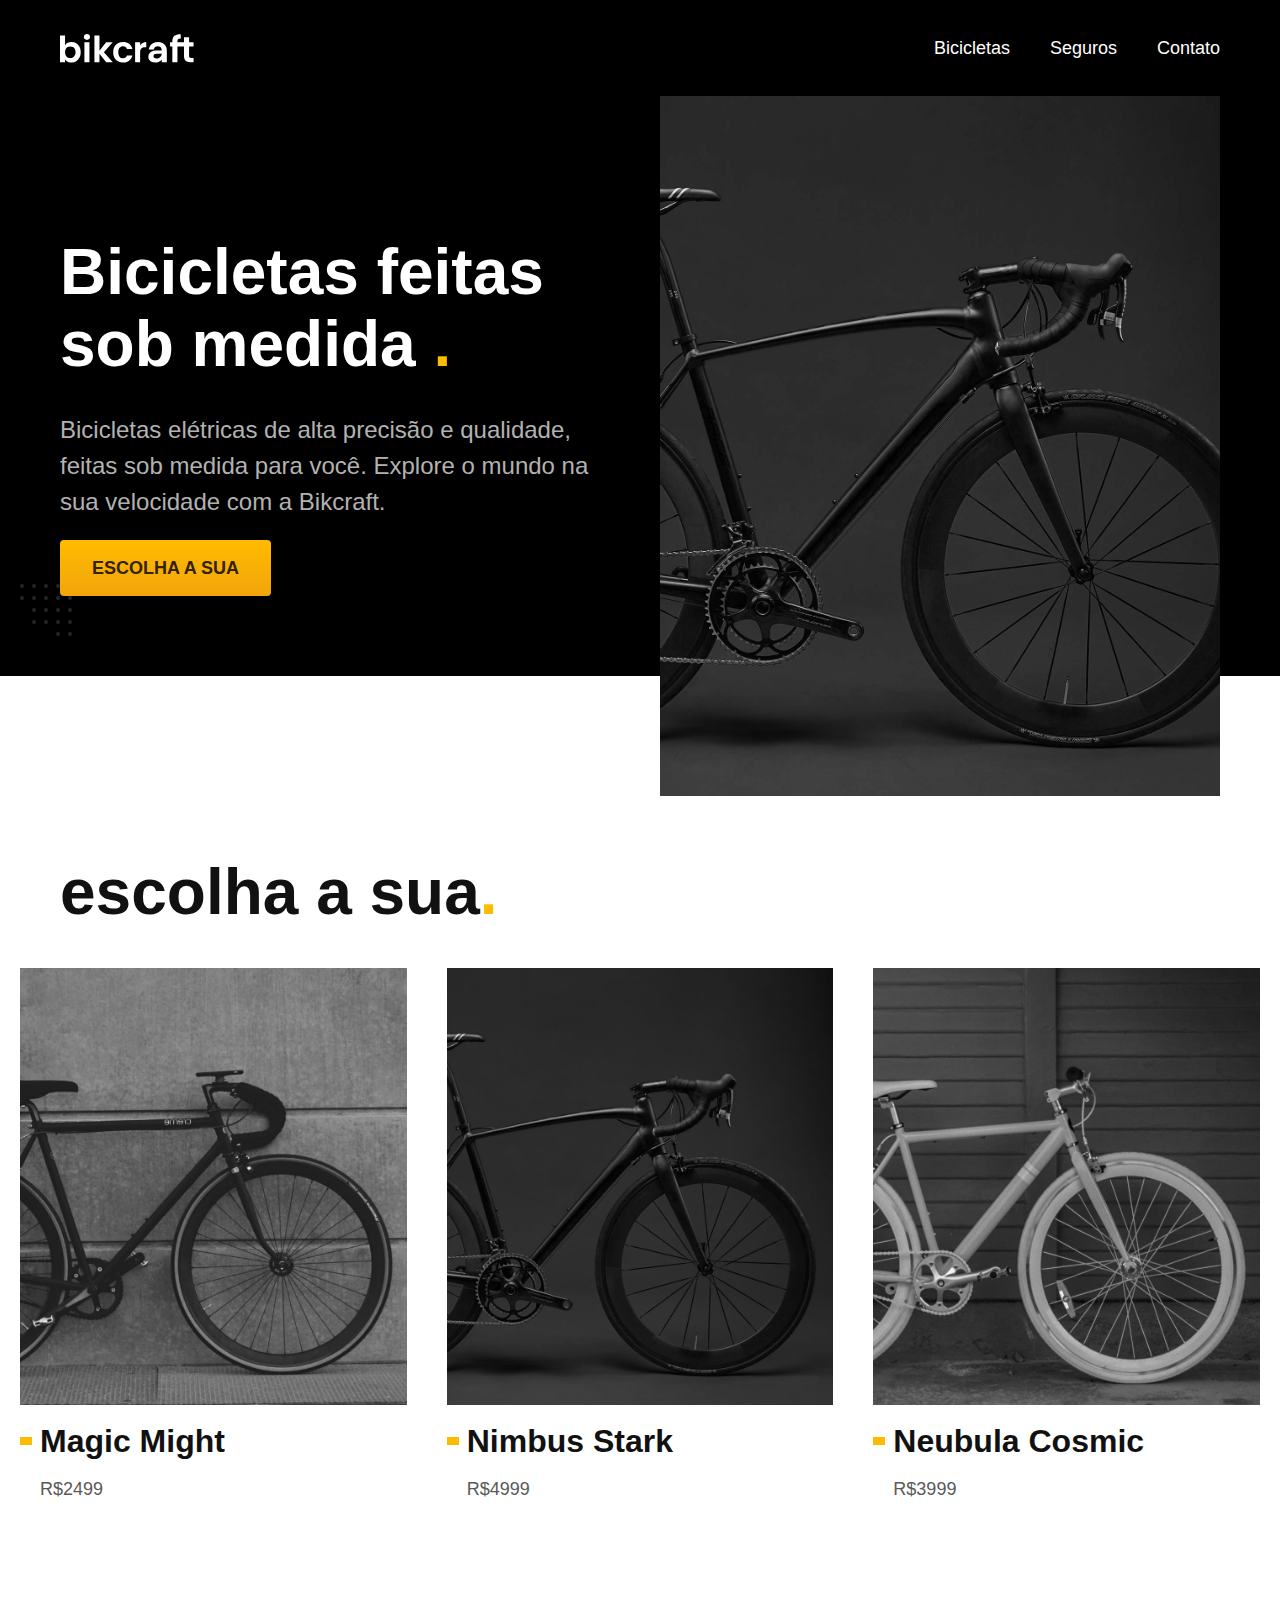
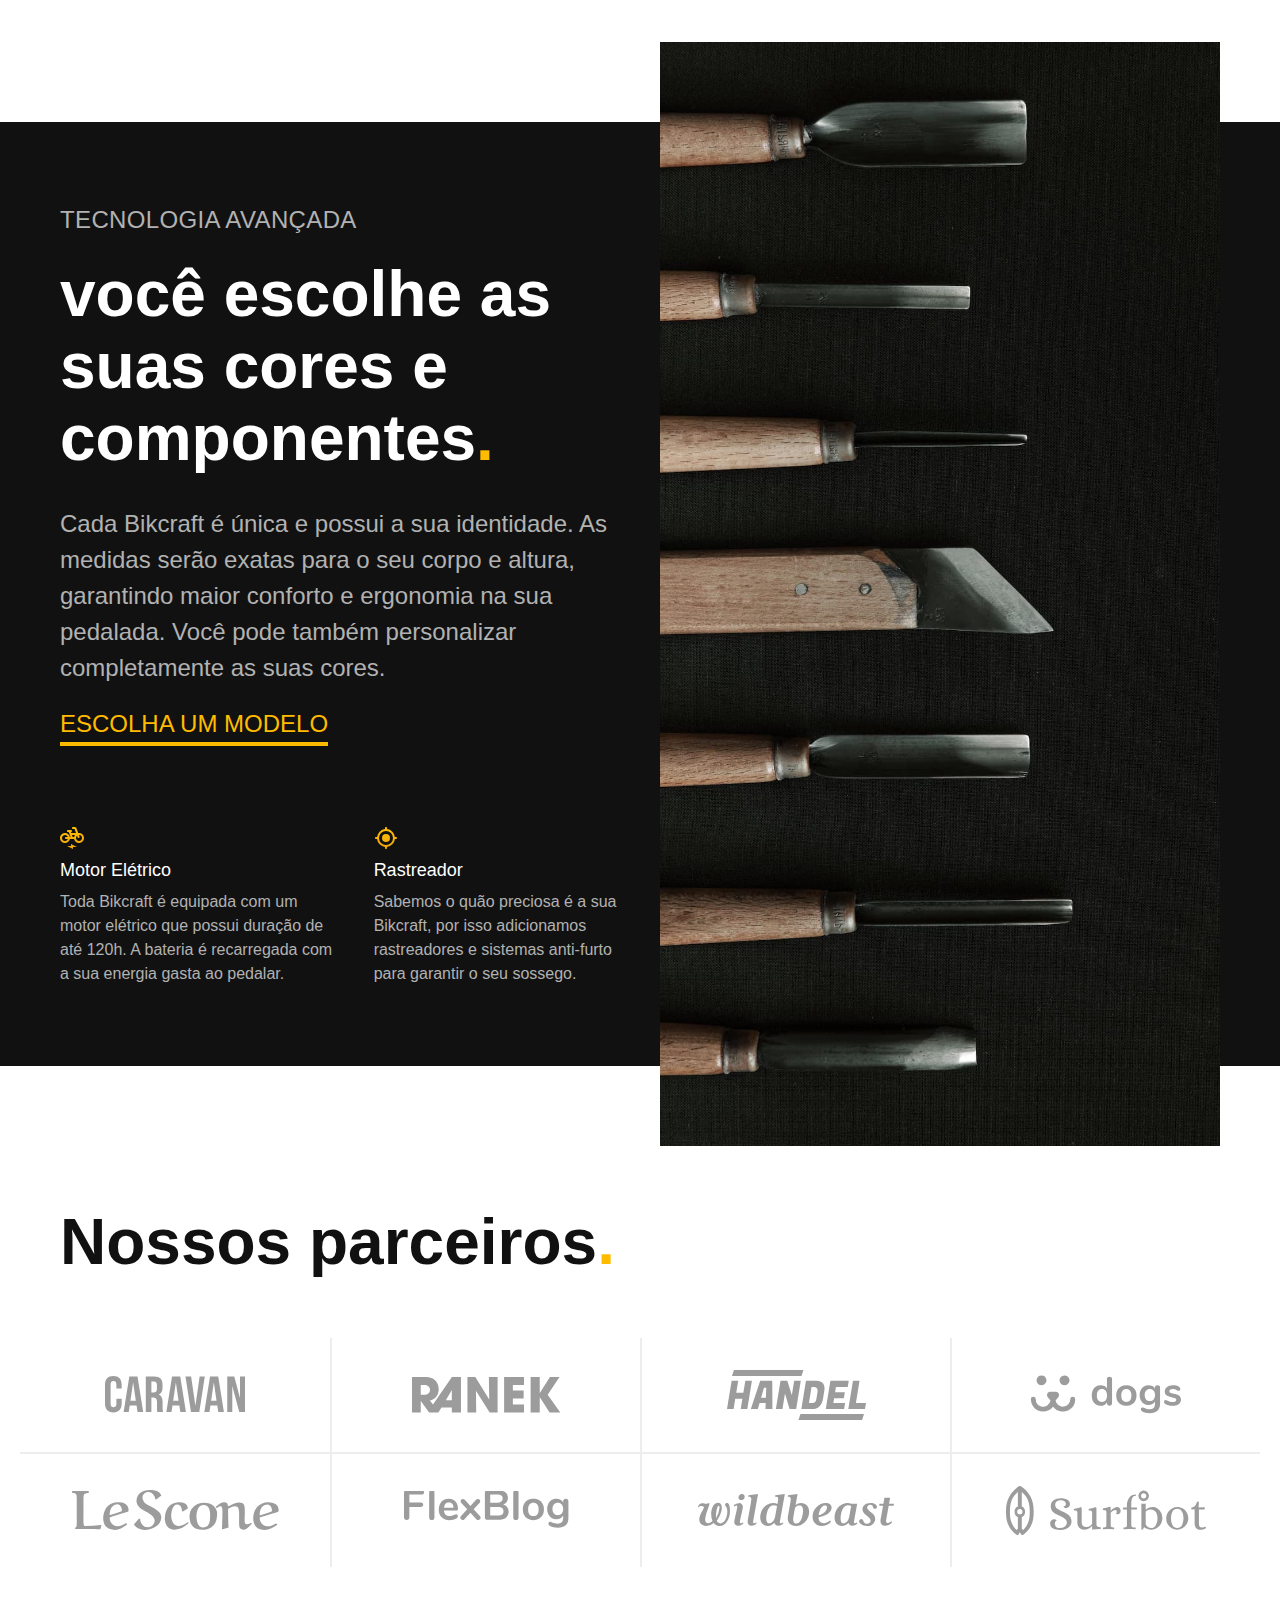
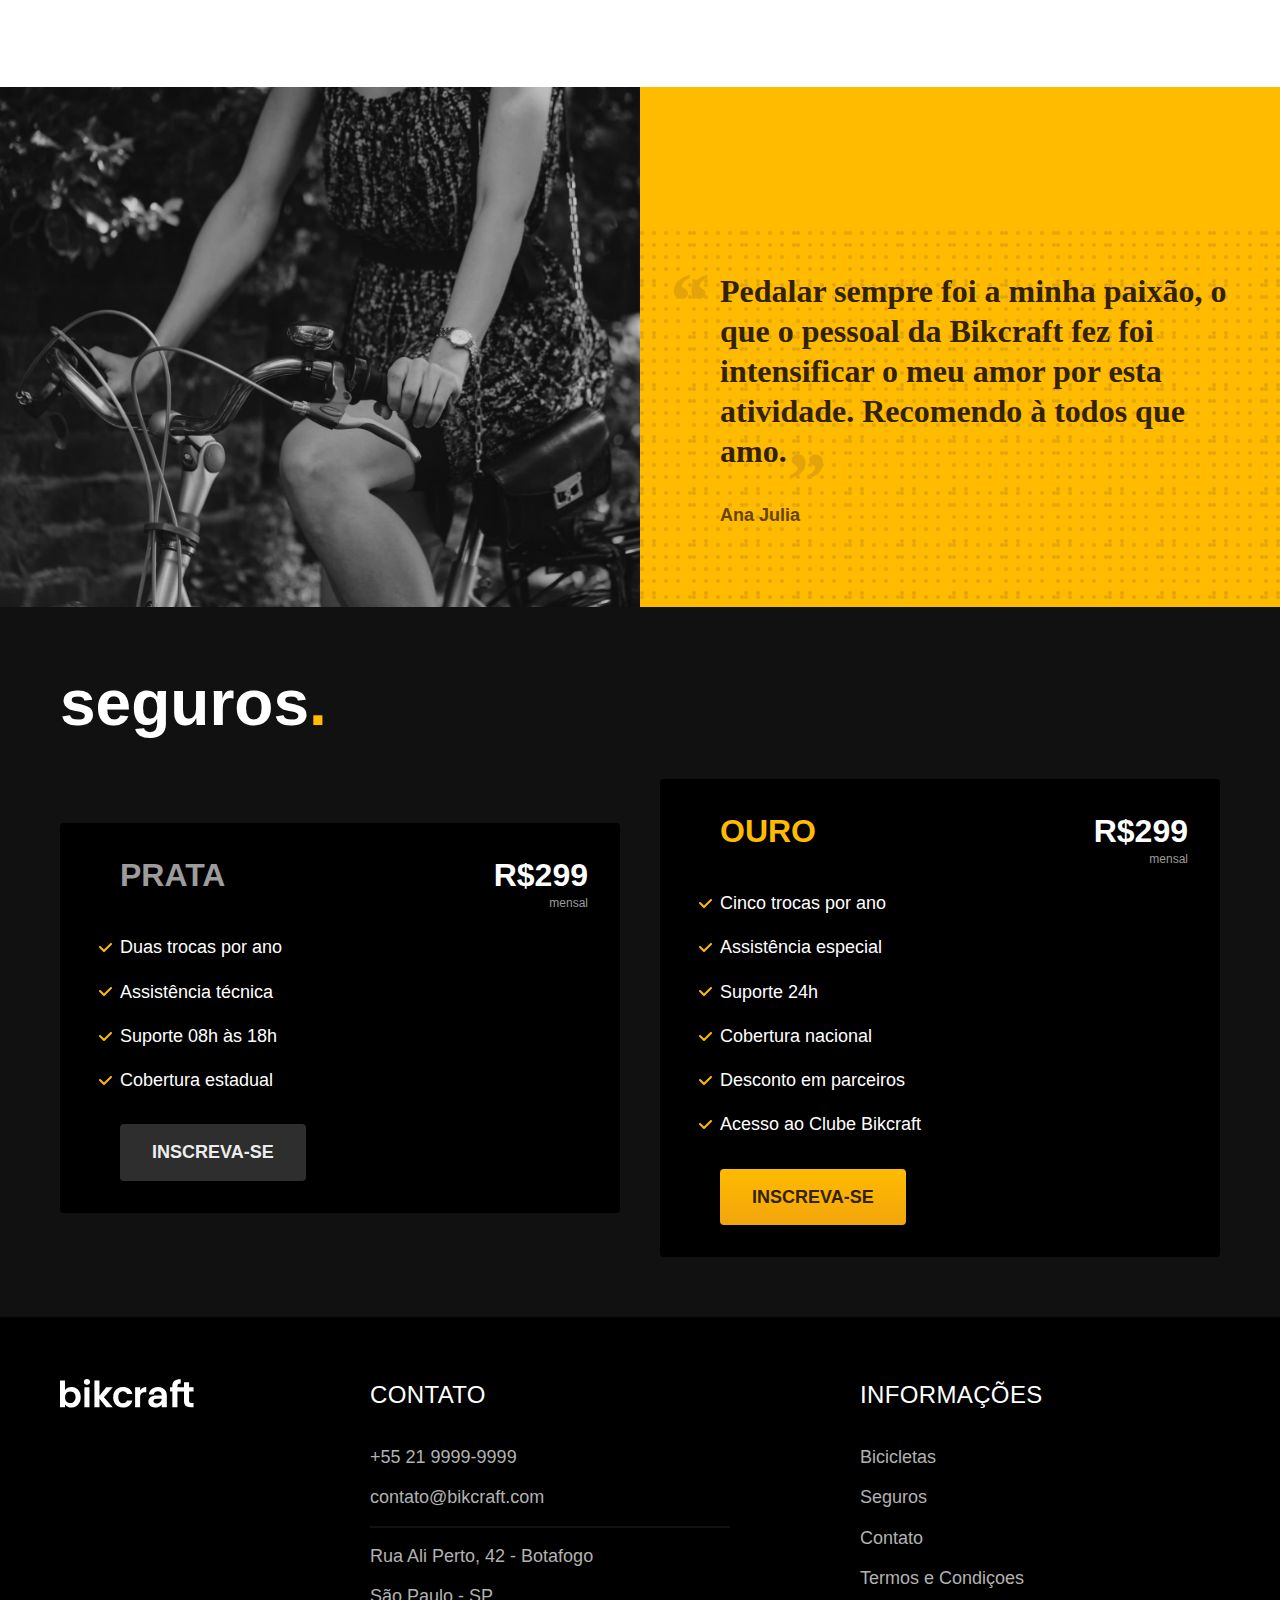
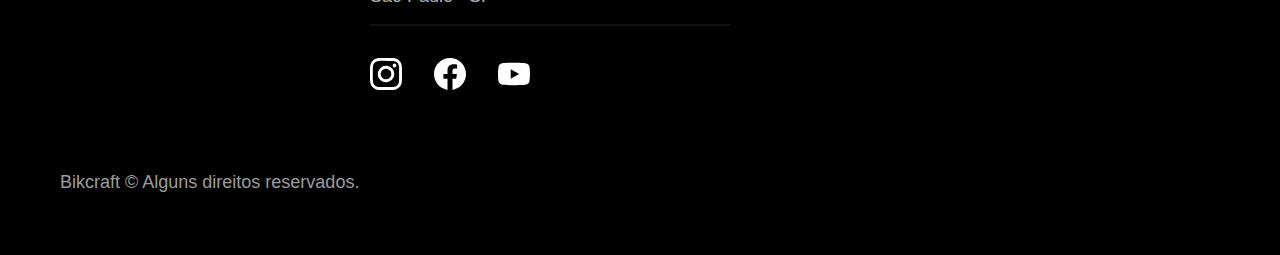
<file: index.html>
<!DOCTYPE html>
<html>

<head>
  <title>Bikcraft bicicletas elétricas</title>
  <meta charset="utf-8">

  <meta name="viewport" content="width=device-width, initial-scale=1.0">

  <meta name="description" content="Bicicletas elétricas de alta precisão e qualidade, feitas sob medida para você. Explore o mundo na sua velocidade com a Bikcraft.">


  <link rel="icon" href="./favicon.svg" type="image/svg+xml">
  <link rel="preload" href="/css/style.min.css" as="style">
  <link rel="stylesheet" href="./css/style.min.css">

  <!-- <link rel="preconnect" href="https://fonts.googleapis.com">
  <link rel="preconnect" href="https://fonts.gstatic.com" crossorigin>
  <link href="https://fonts.googleapis.com/css2?family=Poppins:wght@400;600&family=Roboto:wght@400;500&display=swap" rel="stylesheet"> -->

</head>

<body>
  <header class="header-bg">
    <div class="header container">
      <a href="../index.html">
        <img src="./img/bikcraft.svg" alt="bikcraft">
      </a>

      <nav aria-label="primaria">
        <ul class="header-menu font-1-m cor-0">
          <li><a href="./bicicletas.html">Bicicletas</a></li>
          <li><a href="./seguros.html">Seguros</a></li>
          <li><a href="./contato.html">Contato</a></li>
        </ul>
      </nav>
    </div>
  </header>

  <main class="introducao-bg ">
    <div class="introducao container">
      <div class="introducao-conteudo">
        <h1 class="font-1-xxl cor-0 fadeInDown" data-anime="200">Bicicletas feitas sob medida <span class="cor-p1">.</span></h1>
        <p class="font-2-l  cor-5 fadeInDown" data-anime="400">Bicicletas elétricas de alta precisão e qualidade, feitas sob medida para você. Explore o mundo na sua velocidade com a Bikcraft.</p>
        <a class="botao fadeInDown" href="./bicicletas.html" data-anime="600">Escolha a sua</a>
      </div>
      <picture class="fadeInDown" data-anime="800">
        <source media="(max-width: 800px)" srcset="./img/bicicletas/nimbus.jpg">
        <img src="./img/fotos/introducao.jpg" alt="Bicicleta eletrica preta">
      </picture>
    </div>
  </main>

  <article class="bicicletas-lista">
    <h2 class="container font-1-xxl">escolha a sua<span class="cor-p1">.</span></h2>

    <ul>
      <li>
        <a href="./bicicletas/magic.html">
          <img src="./img/bicicletas/magic-home.jpg" alt="magic-home">
          <h3 class="font-1-xl">Magic Might</h3>
          <span class="font-2-m cor-8">R$2499</span>
        </a>
      </li>
      <li>
        <a href="./bicicletas/nimbus.html">
          <img src="./img/bicicletas/nimbus-home.jpg" alt="magic-home">
          <h3 class="font-1-xl">Nimbus Stark</h3>
          <span class="font-2-m cor-8">R$4999</span>
        </a>
      </li>
      <li>
        <a href="./bicicletas/nebula.html">
          <img src="./img/bicicletas/nebula-home.jpg" alt="magic-home">
          <h3 class="font-1-xl">Neubula Cosmic</h3>
          <span class="font-2-m cor-8">R$3999</span>
        </a>
      </li>
    </ul>
  </article>

  <article class="tecnologia-bg">
    <div class="tecnologia container">
      <div class="tecnologia-conteudo">
        <span class="font-2-l-b cor-5">TECNOLOGIA AVANÇADA</span>
        <h2 class="font-1-xxl cor-0">você escolhe as suas cores e componentes<span class="cor-p1">.</span></h2>
        <p class="font-2-l cor-5">Cada Bikcraft é única e possui a sua identidade. As medidas serão exatas para o seu corpo e altura, garantindo maior conforto e ergonomia na sua pedalada. Você pode também personalizar completamente as suas cores.</p>
        <a class="link" href="./bicicletas.html">ESCOLHA UM MODELO</a>
        <div class="tecnologia-vantagens">
          <div>
            <img src="./img/icones/eletrica.svg" alt="">
            <h3 class="font-1-m cor-0">Motor Elétrico</h3>
            <p class="font-2s cor-5">Toda Bikcraft é equipada com um motor elétrico que possui duração de até 120h. A bateria é recarregada com a sua energia gasta ao pedalar.</p>
          </div>
          <div>
            <img src="./img/icones/rastreador.svg" alt="">
            <h3 class="font-1-m cor-0">Rastreador</h3>
            <p class="font-2s cor-5">Sabemos o quão preciosa é a sua Bikcraft, por isso adicionamos rastreadores e sistemas anti-furto para garantir o seu sossego.</p>
          </div>
        </div>
      </div>
      <div class="tecnologia-imagem">
        <img src="./img/fotos/tecnologia.jpg" alt="tecnologia">
      </div>
    </div>
  </article>

  <section class="parceiros" aria-label="parceiros">
    <h2 class="container font-1-xxl">Nossos parceiros<span class="cor-p1">.</span></h2>

    <ul>
      <li><img src="./img/parceiros/caravan.svg" alt="caravan"></li>
      <li><img src="./img/parceiros/ranek.svg" alt="ranek"></li>
      <li><img src="./img/parceiros/handel.svg" alt="handel"></li>
      <li><img src="./img/parceiros/dogs.svg" alt="dogs"></li>
      <li><img src="./img/parceiros/lescone.svg" alt="lescone"></li>
      <li><img src="./img/parceiros/flexblog.svg" alt="flexblog"></li>
      <li><img src="./img/parceiros/wildbeast.svg" alt="wildbeast"></li>
      <li><img src="./img/parceiros/surfbot.svg" alt=/surfbot></li>

    </ul>
  </section>

  <section class="depoimento" aria-label="depoimento">
    <div>
      <img src="./img/fotos/depoimento.jpg" alt="depoimento">
    </div>
    <div class="depoimento-conteudo">
      <blockquote class="font-1-xl cor-p5">
        <p>Pedalar sempre foi a minha paixão, o que o pessoal da Bikcraft fez foi intensificar o meu amor por esta atividade. Recomendo à todos que amo.</p>
      </blockquote>
      <span class="font-1-m-b cor-p4">Ana Julia</span>
    </div>
  </section>


  <article class="seguros-bg">
    <div class="seguros container">
      <h2 class="font-1-xxl cor-0">seguros<span class="cor-p1">.</span></h2>
      <div class="seguros-item">
        <h3 class="font-1-xl cor-6"> PRATA</h3>
        <span class="font-1-xl cor-0">R$299 <span class="font-1-xs cor-6">mensal</span></span>
        <ul class="font-2-m cor-0">
          <li>Duas trocas por ano</li>
          <li>Assistência técnica</li>
          <li>Suporte 08h às 18h</li>
          <li>Cobertura estadual</li>
        </ul>
        <a class="botao secundario" href="/orcamento.html">INscreva-se</a>
      </div>

      <div class="seguros-item">
        <h3 class="font-1-xl cor-p1"> OURO</h3>
        <span class="font-1-xl cor-0">R$299 <span class="font-1-xs cor-6">mensal</span></span>
        <ul class="font-2-m cor-0">
          <li>Cinco trocas por ano</li>
          <li>Assistência especial</li>
          <li>Suporte 24h</li>
          <li>Cobertura nacional</li>
          <li>Desconto em parceiros</li>
          <li>Acesso ao Clube Bikcraft</li>
        </ul>
        <a class="botao" href="/orcamento.html">INscreva-se</a>
      </div>
    </div>
  </article>

  <footer class="footer-bg">
    <div class="footer container">
      <img src="./img/bikcraft.svg" alt="logo">

      <div class="footer-contato">
        <h3 class="font-2-l-b cor-0">Contato</h3>
        <ul class="font-2-m cor-5">
          <li><a href="tel:13997047162">+55 21 9999-9999</a></li>
          <li><a href="email">contato@bikcraft.com</a></li>
          <li>Rua Ali Perto, 42 - Botafogo</li>
          <li>São Paulo - SP</li>
        </ul>
        <div class="footer-redes">
          <a href="./"><img src="./img/redes/instagram.svg" alt="instagran"></a>
          <a href="./"><img src="./img/redes/facebook.svg" alt="facebook"></a>
          <a href="./"><img src="./img/redes/youtube.svg" alt="youtube"></a>
        </div>

      </div>
      <div class="footer-informacoes">
        <h3 class="font-2-l-b cor-0">INFORMAÇÕES</h3>
        <nav>
          <ul class="font-1-m cor-5">
            <li><a href="./bicicletas.html">Bicicletas</a></li>
            <li><a href="./seguros.html">Seguros</a></li>
            <li><a href="./contato.html">Contato</a></li>
            <li><a href="./termos.html">Termos e Condiçoes</a></li>
          </ul>
        </nav>
      </div>
      <p class="footer-copy font-2-m cor-6">Bikcraft © Alguns direitos reservados.</p>
    </div>
  </footer>

  <script src="./js/plugins/simple-anime.js"></script>
  <script src="./js/script.js"></script>
</body>


</html>
</file>
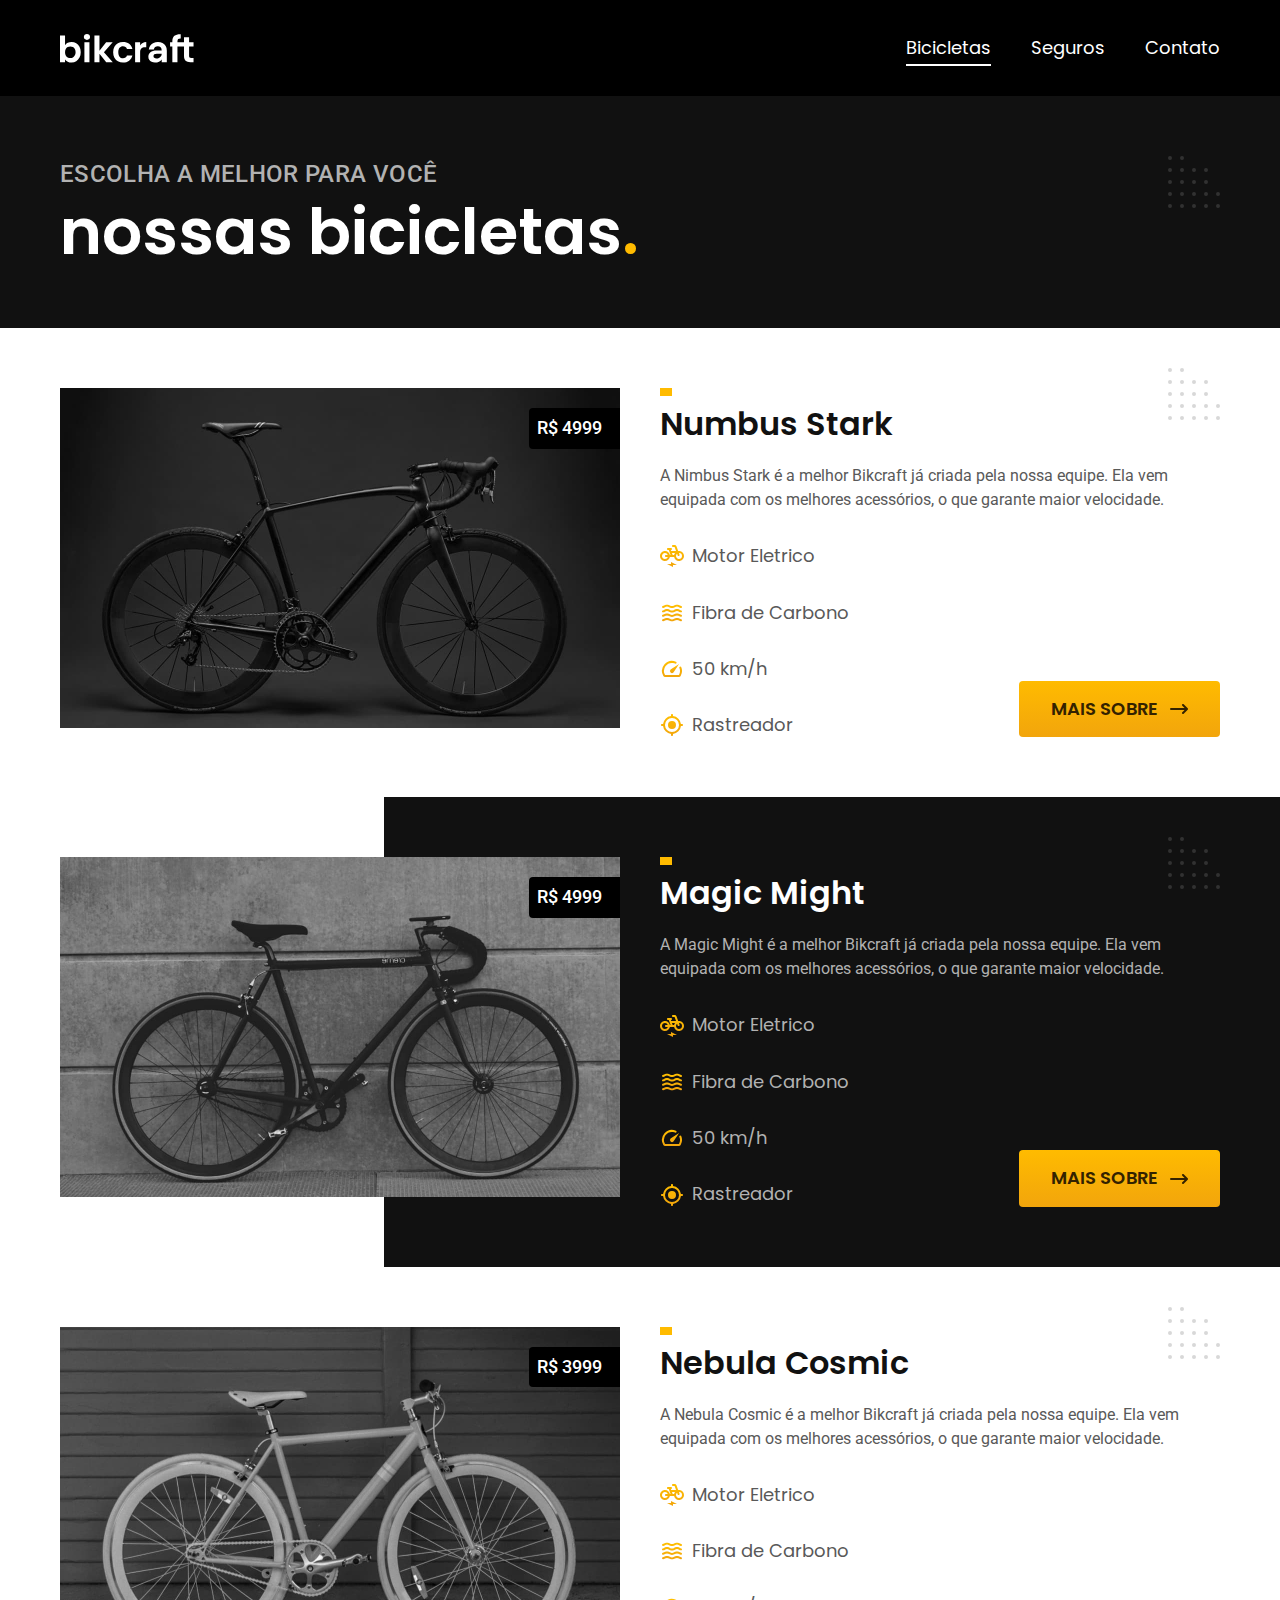
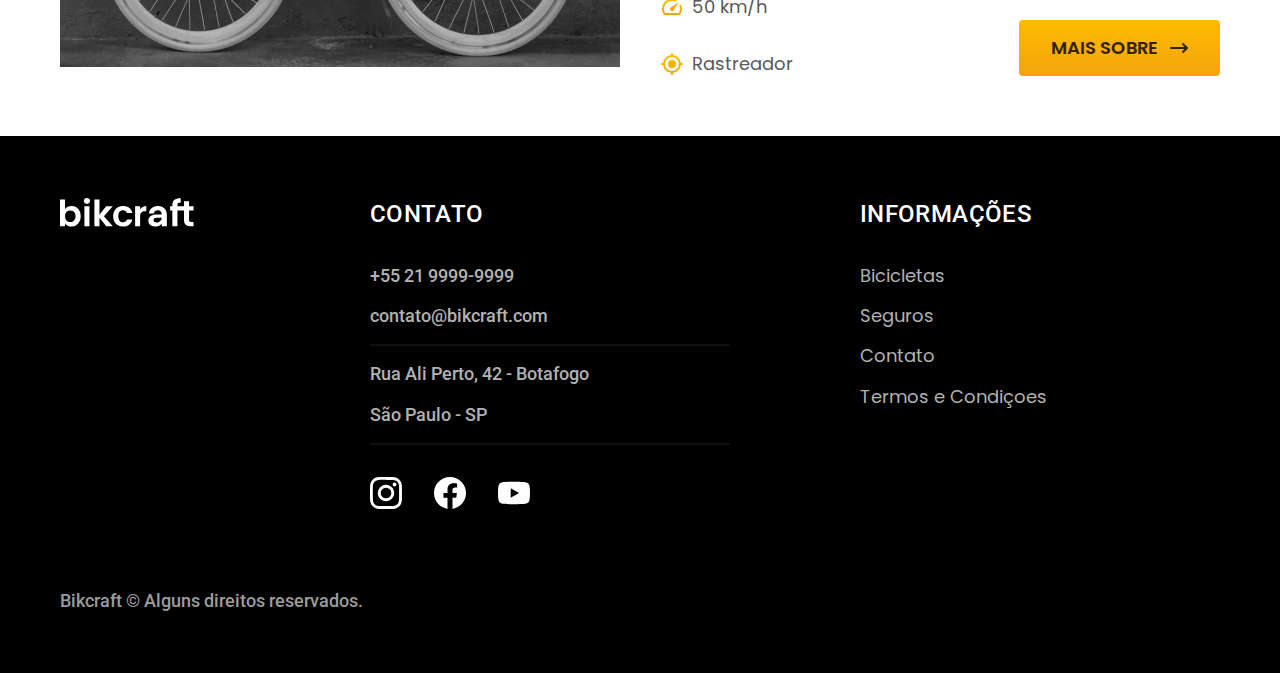
<file: bicicletas.html>
<html>

<head>
  <title>Bicicletas | Bikcraft</title>
  <meta charset="utf-8">

  <meta name="viewport" content="width=device-width, initial-scale=1.0">

  <meta name="description" content="Bicicletas elétricas de alta precisão e qualidade, feitas sob medida para você. Explore o mundo na sua velocidade com a Bikcraft.">

  <link rel="icon" href="./favicon.svg" type="image/svg+xml">
  <link rel="preload" href="/css/style.min.css" as="style">
  <link rel="stylesheet" href="./css/style.min.css">

  <link rel="preconnect" href="https://fonts.googleapis.com">
  <link rel="preconnect" href="https://fonts.gstatic.com" crossorigin>
  <link href="https://fonts.googleapis.com/css2?family=Poppins:wght@400;600&family=Roboto:wght@400;500&display=swap" rel="stylesheet">

</head>

<body id="bicicletas">
  <header class="header-bg">
    <div class="header container">
      <a href="../index.html">
        <img src="./img/bikcraft.svg" alt="bikcraft">
      </a>

      <nav aria-label="primaria">
        <ul class="header-menu font-1-m cor-0">
          <li><a href="./bicicletas.html">Bicicletas</a></li>
          <li><a href="./seguros.html">Seguros</a></li>
          <li><a href="./contato.html">Contato</a></li>
        </ul>
      </nav>
    </div>
  </header>

  <main>
    <div class="titulo-bg">
      <div class="titulo container">
        <p class="font-2-l-b cor-5">ESCOLHA A MELHOR PARA VOCÊ</p>
        <h1 class="font-1-xxl cor-0">nossas bicicletas<span class="cor-p1">.</span></h1>
      </div>
    </div>

    <div class="bicicletas container">
      <div class="bicicletas-imagem">
        <img src="./img/bicicletas/nimbus.jpg" alt="">
        <span class="font-2-m cor-0">R$ 4999</span>
      </div>
      <div class="bicicletas-conteudo">
        <h2 class="font-1-xl">Numbus Stark</h2>
        <p class="font-2s cor-8">A Nimbus Stark é a melhor Bikcraft já criada pela nossa equipe. Ela vem equipada com os melhores acessórios, o que garante maior velocidade.</p>

        <ul class="font-1-m cor-8">
          <li>
            <img src="./img/icones/eletrica.svg" alt="eletrica">
            Motor Eletrico
          </li>
          <li>
            <img src="./img/icones/carbono.svg" alt="carbono">
            Fibra de Carbono
          </li>
          <li>
            <img src="./img/icones/velocidade.svg" alt="velocidade">
            50 km/h
          </li>
          <li>
            <img src="./img/icones/rastreador.svg" alt="rastreador">
            Rastreador
          </li>
        </ul>
        <a class="botao seta" href="./bicicletas/nimbus.html">Mais Sobre</a>
      </div>
    </div>


    <div class="bicicletas-bg">
      <div class="bicicletas container">
        <div class="bicicletas-imagem">
          <img src="./img/bicicletas/magic.jpg" alt="">
          <span class="font-2-m cor-0">R$ 4999</span>
        </div>
        <div class="bicicletas-conteudo">
          <h2 class="font-1-xl cor-0">Magic Might</h2>
          <p class="font-2s cor-5">A Magic Might é a melhor Bikcraft já criada pela nossa equipe. Ela vem equipada com os melhores acessórios, o que garante maior velocidade.</p>

          <ul class="font-1-m cor-5">
            <li>
              <img src="./img/icones/eletrica.svg" alt="eletrica">
              Motor Eletrico
            </li>
            <li>
              <img src="./img/icones/carbono.svg" alt="carbono">
              Fibra de Carbono
            </li>
            <li>
              <img src="./img/icones/velocidade.svg" alt="velocidade">
              50 km/h
            </li>
            <li>
              <img src="./img/icones/rastreador.svg" alt="rastreador">
              Rastreador
            </li>
          </ul>
          <a class="botao seta" href="./bicicletas/magic.html">Mais Sobre</a>
        </div>
      </div>
    </div>

    <div class="bicicletas container">
      <div class="bicicletas-imagem">
        <img src="./img/bicicletas/nebula.jpg" alt="">
        <span class="font-2-m cor-0">R$ 3999</span>
      </div>
      <div class="bicicletas-conteudo">
        <h2 class="font-1-xl">Nebula Cosmic</h2>
        <p class="font-2s cor-8">A Nebula Cosmic é a melhor Bikcraft já criada pela nossa equipe. Ela vem equipada com os melhores acessórios, o que garante maior velocidade.</p>

        <ul class="font-1-m cor-8">
          <li>
            <img src="./img/icones/eletrica.svg" alt="eletrica">
            Motor Eletrico
          </li>
          <li>
            <img src="./img/icones/carbono.svg" alt="carbono">
            Fibra de Carbono
          </li>
          <li>
            <img src="./img/icones/velocidade.svg" alt="velocidade">
            50 km/h
          </li>
          <li>
            <img src="./img/icones/rastreador.svg" alt="rastreador">
            Rastreador
          </li>
        </ul>
        <a class="botao seta" href="./bicicletas/nebula.html">Mais Sobre</a>
      </div>
    </div>

  </main>

  <footer class="footer-bg">
    <div class="footer container">
      <img src="./img/bikcraft.svg" alt="logo">

      <div class="footer-contato">
        <h3 class="font-2-l-b cor-0">Contato</h3>
        <ul class="font-2-m cor-5">
          <li><a href="tel:13997047162">+55 21 9999-9999</a></li>
          <li><a href="email">contato@bikcraft.com</a></li>
          <li>Rua Ali Perto, 42 - Botafogo</li>
          <li>São Paulo - SP</li>
        </ul>
        <div class="footer-redes">
          <a href="./"><img src="./img/redes/instagram.svg" alt="instagran"></a>
          <a href="./"><img src="./img/redes/facebook.svg" alt="facebook"></a>
          <a href="./"><img src="./img/redes/youtube.svg" alt="youtube"></a>
        </div>

      </div>
      <div class="footer-informacoes">
        <h3 class="font-2-l-b cor-0">INFORMAÇÕES</h3>
        <nav>
          <ul class="font-1-m cor-5">
            <li><a href="./bicicletas.html">Bicicletas</a></li>
            <li><a href="./seguros.html">Seguros</a></li>
            <li><a href="./contato.html">Contato</a></li>
            <li><a href="./termos.html">Termos e Condiçoes</a></li>
          </ul>
        </nav>
      </div>
      <p class="footer-copy font-2-m cor-6">Bikcraft © Alguns direitos reservados.</p>
    </div>
  </footer>
  <script src="./js/script.js"></script>
</body>


</html>
</file>
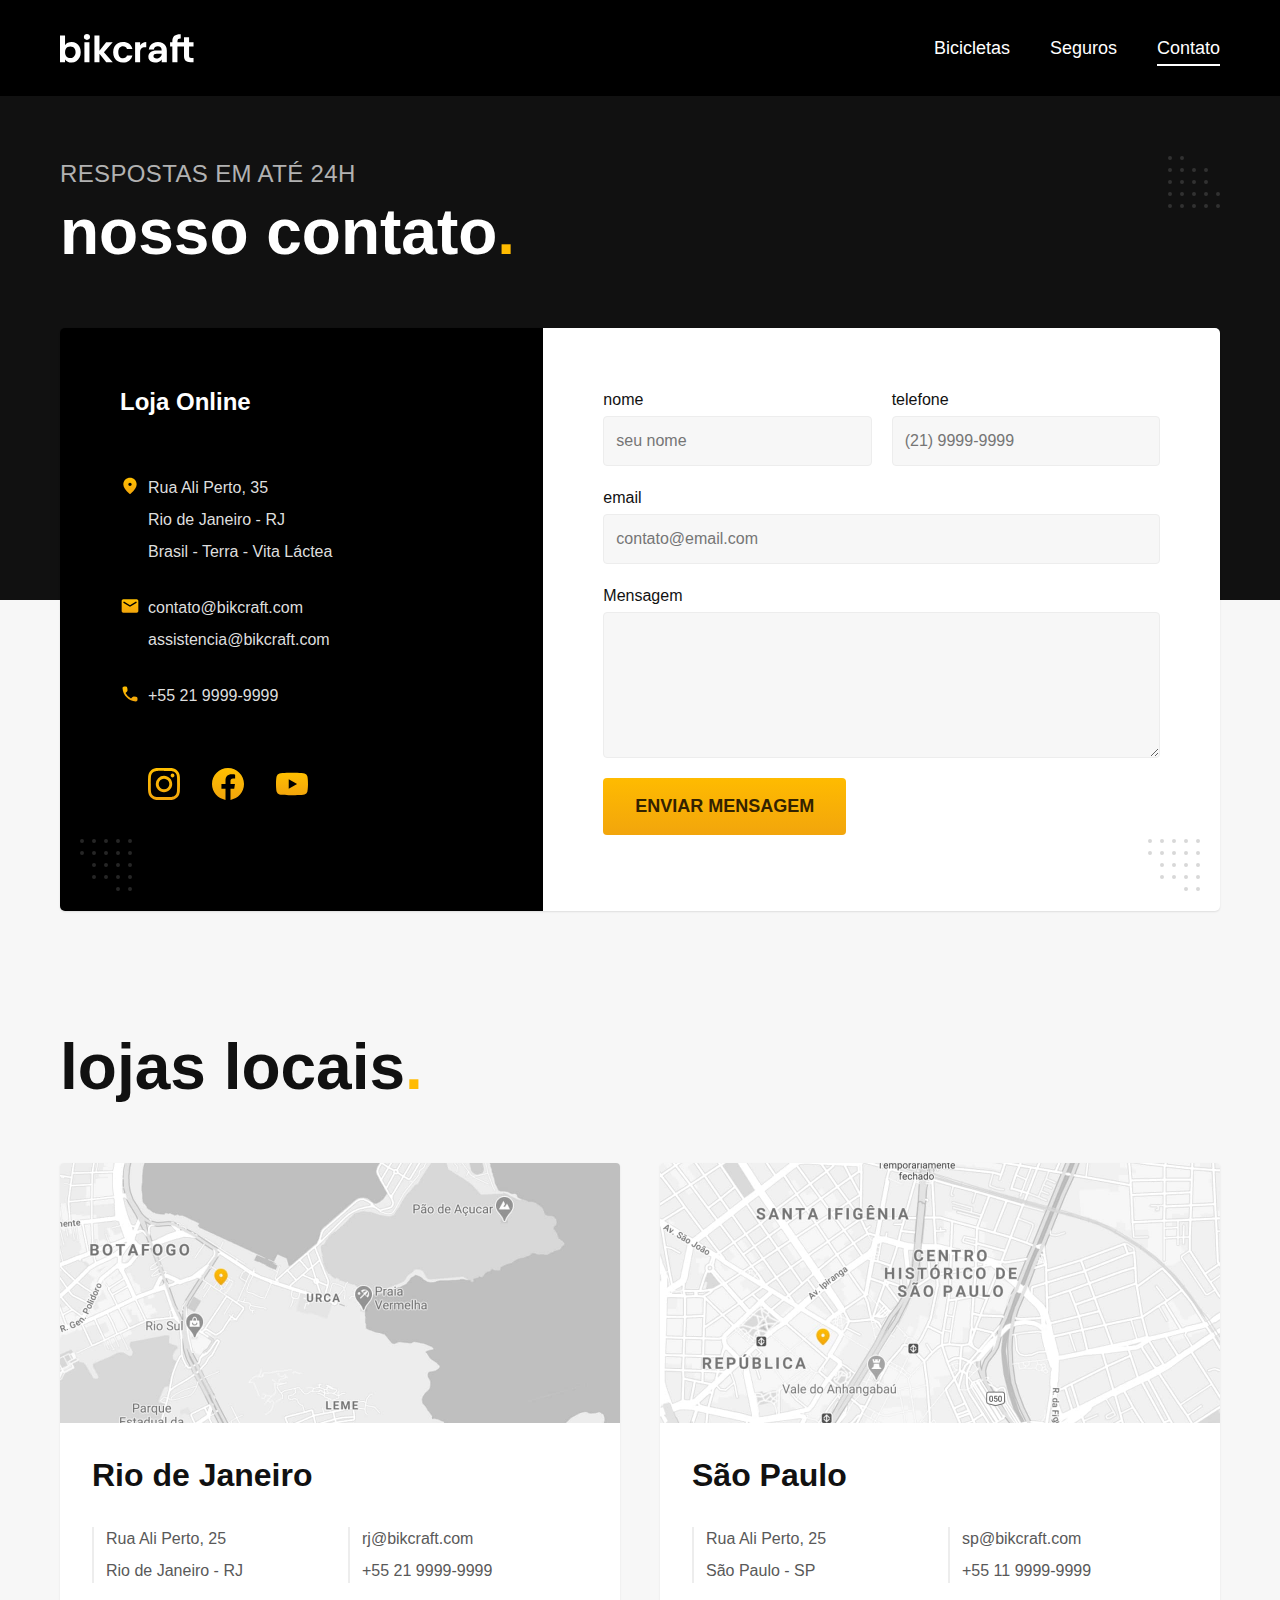
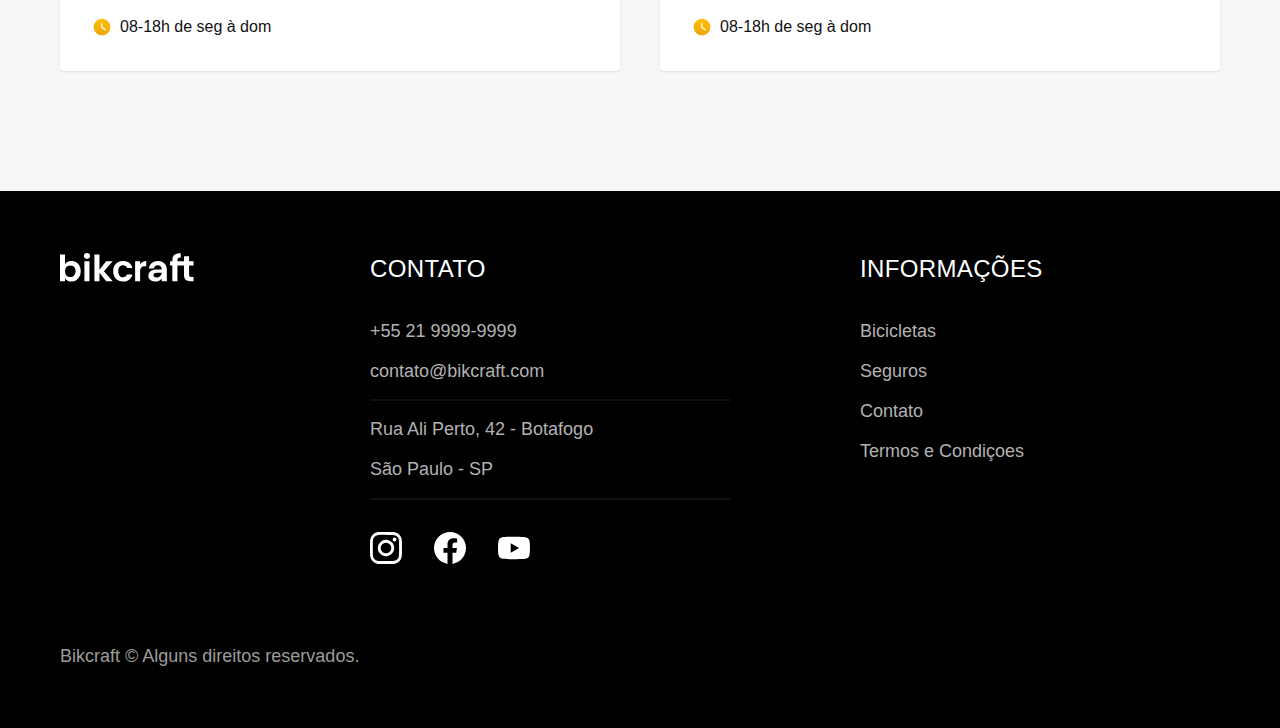
<file: contato.html>
<html>

<head>
  <title>Contato | Bikcraft</title>
  <meta charset="utf-8">

  <meta name="viewport" content="width=device-width, initial-scale=1.0">

  <meta name="description" content="Bicicletas elétricas de alta precisão e qualidade, feitas sob medida para você. Explore o mundo na sua velocidade com a Bikcraft.">

  <link rel="icon" href="./favicon.svg" type="image/svg+xml">
  <link rel="preload" href="/css/style.min.css" as="style">
  <link rel="stylesheet" href="./css/style.min.css">

  <!-- <link rel="preconnect" href="https://fonts.googleapis.com">
    <link rel="preconnect" href="https://fonts.gstatic.com" crossorigin>
    <link href="https://fonts.googleapis.com/css2?family=Poppins:wght@400;600&family=Roboto:wght@400;500&display=swap" rel="stylesheet"> -->

</head>

<body id="contato">
  <header class="header-bg">
    <div class="header container">
      <a href="../index.html">
        <img src="./img/bikcraft.svg" alt="bikcraft">
      </a>

      <nav aria-label="primaria">
        <ul class="header-menu font-1-m cor-0">
          <li><a href="./bicicletas.html">Bicicletas</a></li>
          <li><a href="./seguros.html">Seguros</a></li>
          <li><a href="./contato.html">Contato</a></li>
        </ul>
      </nav>
    </div>
  </header>

  <main>
    <div class="titulo-bg">
      <div class="titulo container">
        <p class="font-2-l-b cor-5">RESPOSTAS EM ATÉ 24H</p>
        <h1 class="font-1-xxl cor-0">nosso contato<span class="cor-p1">.</span></h1>
      </div>
    </div>

    <div class=" contato container">
      <section class="contato-dados" aria-label="endereço">
        <h2 class="cont-1-m cor-0">Loja Online</h2>
        <div class="contato-endereco font-2s cor-4">
          <p>Rua Ali Perto, 35</p>
          <p>Rio de Janeiro - RJ</p>
          <p>Brasil - Terra - Vita Láctea</p>
        </div>
        <address class="contato-meios font-2s cor-4">
          <a href="mailto:contato@bikcraft.com">contato@bikcraft.com</a>
          <a href="mailto:assistencia@bikcraft.com">assistencia@bikcraft.com</a>
          <a href="+55 21 9999-9999">+55 21 9999-9999</a>
        </address>

        <div class="contato-redes">
          <a href="./">
            <img src="./img/redes/instagram-p.svg" alt="instagran">
          </a>
          <a href="./">
            <img src="./img/redes/facebook-p.svg" alt="facebook">
          </a>
          <a href="./">
            <img src="./img/redes/youtube-p.svg" alt="youtube">
          </a>

        </div>
      </section>

      <section class="contato-formulario" aria-label="formulario">
        <form class="form" action="./contato.html">
          <div>
            <label for="nome">nome</label>
            <input type="text" id="name" name="nome" placeholder="seu nome">
          </div>
          <div>
            <label for="telefone">telefone</label>
            <input type="text" id="telefone" name="telefone" placeholder="(21) 9999-9999">
          </div>
          <div class="col-2">
            <label for="email">email</label>
            <input type="email" id="email" name="email" placeholder="contato@email.com">
          </div>
          <div class="col-2">
            <label for="mensagem">Mensagem</label>
            <textarea rows="5" id="mensagem" name="mensagem" placeholder="O que voe precisa ?"> </textarea>
          </div>
          <button class="botao col-2">Enviar Mensagem</button>
        </form>
      </section>
    </div>
  </main>

  <article class="lojas container">
    <h2 class="font-1-xxl">lojas locais<span class="cor-p1">.</span></h2>
    <div class="lojas-item">
      <img src="./img/lojas/rj.jpg" alt="mapa marcando o endereco RJ">
      <div class="lojas-conteudo">
        <h3 class="font-1-xl">Rio de Janeiro</h3>
        <div class="loja-dados font-2s cor-8">
          <p>Rua Ali Perto, 25</p>
          <p>Rio de Janeiro - RJ</p>
        </div>
        <div class="loja-dados font-2s cor-8">
          <a href="mailto:rj@bikcraft.com">rj@bikcraft.com</a>
          <a href="tel:+55 21 9999-9999">+55 21 9999-9999</a>
        </div>
        <p class="lojas-tempo font-1s"><img src="./img/icones/horario.svg" alt=""> 08-18h de seg à dom</p>
      </div>
    </div>

    <div class="lojas-item">
      <img src="./img/lojas/sp.jpg" alt="mapa marcando o endereco SP">
      <div class="lojas-conteudo">
        <h3 class="font-1-xl">São Paulo</h3>
        <div class="loja-dados font-2s cor-8">
          <p>Rua Ali Perto, 25</p>
          <p>São Paulo - SP</p>
        </div>
        <div class="loja-dados font-2s cor-8">
          <a href="mailto:rj@bikcraft.com">sp@bikcraft.com</a>
          <a href="tel:+55 21 9999-9999">+55 11 9999-9999</a>
        </div>
        <p class="lojas-tempo font-1s"><img src="./img/icones/horario.svg" alt=""> 08-18h de seg à dom</p>
      </div>
    </div>
  </article>

  <footer class="footer-bg">
    <div class="footer container">
      <img src="./img/bikcraft.svg" alt="logo">

      <div class="footer-contato">
        <h3 class="font-2-l-b cor-0">Contato</h3>
        <ul class="font-2-m cor-5">
          <li><a href="tel:13997047162">+55 21 9999-9999</a></li>
          <li><a href="email">contato@bikcraft.com</a></li>
          <li>Rua Ali Perto, 42 - Botafogo</li>
          <li>São Paulo - SP</li>
        </ul>
        <div class="footer-redes">
          <a href="./"><img src="./img/redes/instagram.svg" alt="instagran"></a>
          <a href="./"><img src="./img/redes/facebook.svg" alt="facebook"></a>
          <a href="./"><img src="./img/redes/youtube.svg" alt="youtube"></a>
        </div>

      </div>
      <div class="footer-informacoes">
        <h3 class="font-2-l-b cor-0">INFORMAÇÕES</h3>
        <nav>
          <ul class="font-1-m cor-5">
            <li><a href="./bicicletas.html">Bicicletas</a></li>
            <li><a href="./seguros.html">Seguros</a></li>
            <li><a href="./contato.html">Contato</a></li>
            <li><a href="./termos.html">Termos e Condiçoes</a></li>
          </ul>
        </nav>
      </div>
      <p class="footer-copy font-2-m cor-6">Bikcraft © Alguns direitos reservados.</p>
    </div>
  </footer>
  <script src="./js/script.js"></script>
</body>


</html>
</file>
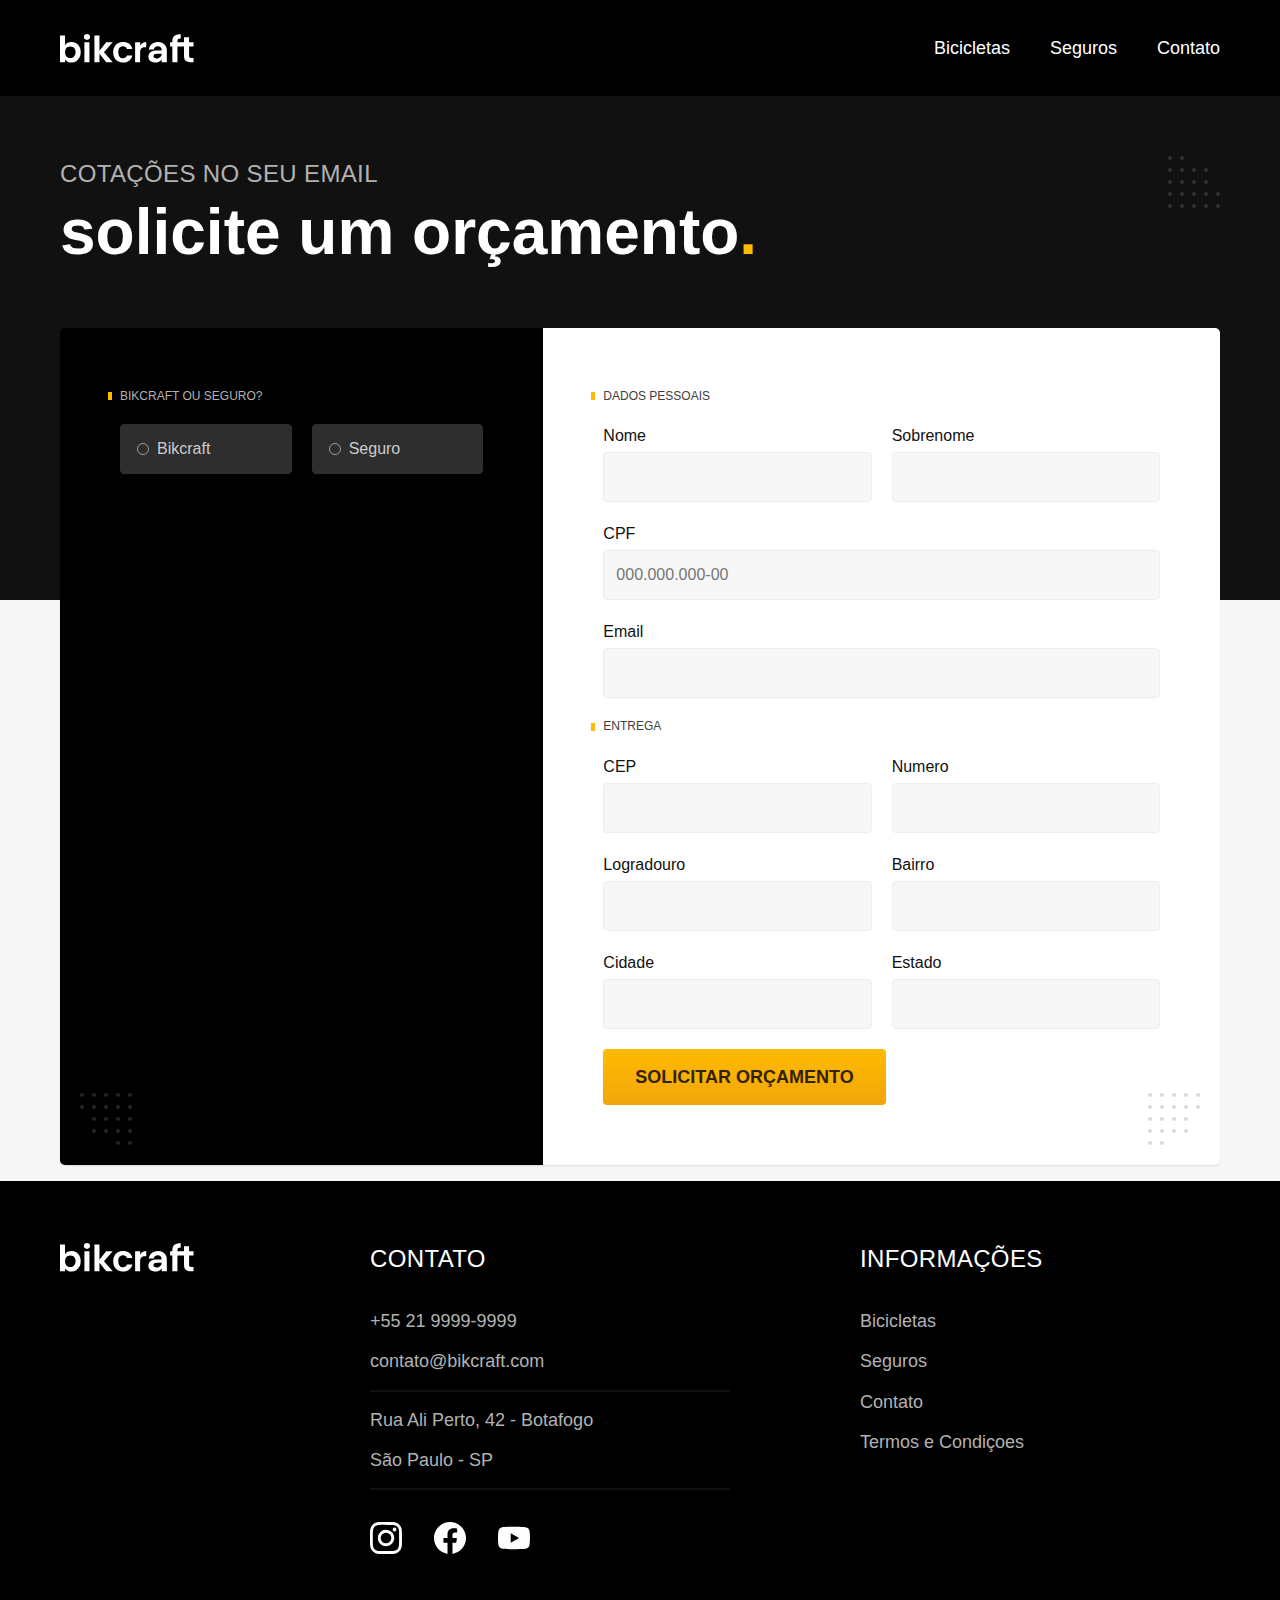
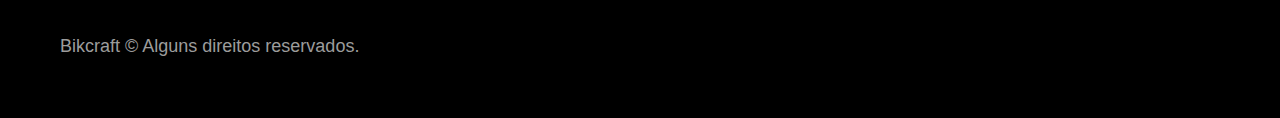
<file: orcamento.html>
<html>

<head>
  <title> Orcamentos | Bikcraft</title>
  <meta charset="utf-8">

  <meta name="viewport" content="width=device-width, initial-scale=1.0">

  <meta name="description" content="Bicicletas elétricas de alta precisão e qualidade, feitas sob medida para você. Explore o mundo na sua velocidade com a Bikcraft.">

  <link rel="icon" href="./favicon.svg" type="image/svg+xml">
  <link rel="preload" href="/css/style.min.css" as="style">
  <link rel="stylesheet" href="./css/style.min.css">

  <!-- <link rel="preconnect" href="https://fonts.googleapis.com">
    <link rel="preconnect" href="https://fonts.gstatic.com" crossorigin>
    <link href="https://fonts.googleapis.com/css2?family=Poppins:wght@400;600&family=Roboto:wght@400;500&display=swap" rel="stylesheet"> -->

</head>

<body id="orcamento">
  <header class="header-bg">
    <div class="header container">
      <a href="../index.html">
        <img src="./img/bikcraft.svg" alt="bikcraft">
      </a>

      <nav aria-label="primaria">
        <ul class="header-menu font-1-m cor-0">
          <li><a href="./bicicletas.html">Bicicletas</a></li>
          <li><a href="./seguros.html">Seguros</a></li>
          <li><a href="./contato.html">Contato</a></li>
        </ul>
      </nav>
    </div>
  </header>

  <main>
    <div class="titulo-bg">
      <div class="titulo container">
        <p class="font-2-l-b cor-5">COTAÇÕES NO SEU EMAIL</p>
        <h1 class="font-1-xxl cor-0">solicite um orçamento<span class="cor-p1">.</span></h1>
      </div>
    </div>

    <form class="orcamento container" action="./">
      <div class="orcamento-produtos">
        <h2 class="font-1-xs cor-5">BIKCRAFT OU SEGURO?</h2>

        <input type="radio" name="tipo" value="bikcraft" id="bikcraft">
        <label for="bikcraft">Bikcraft</label>

        <input type="radio" name="tipo" value="seguro" id="seguro">
        <label for="seguro">Seguro</label>

        <div class="orcamento-conteudo" id="orcamento-bikcraft">
          <H2 class="font-1-xs cor-5">Escolha a sua</H2>

          <input type="radio" name="produto" value="nimbus" id="nimbus">
          <label for="nimbus">Nimbus Stark <span>R$ 4999</span></label>
          <div class="orcamento-detalhes">
            <ul class="font-1-xs cor-8">
              <li><img src="./img/icones/eletrica.svg" alt=""> Motor Elétrico</li>
              <li><img src="./img/icones/carbono.svg" alt=""> Fibra de Carbono</li>
              <li><img src="./img/icones/velocidade.svg" alt=""> 50 km/h</li>
              <li><img src="./img/icones/rastreador.svg" alt=""> Rastreador</li>
            </ul>
            <img src="./img/bicicletas/nimbus.jpg" alt="">
          </div>

          <input type="radio" name="produto" value="magic" id="magic">
          <label for="magic">Magic Might <span>R$ 2499</span></label>
          <div class="orcamento-detalhes">
            <ul class="font-1-xs cor-8">
              <li><img src="./img/icones/eletrica.svg" alt=""> Motor Elétrico</li>
              <li><img src="./img/icones/carbono.svg" alt=""> Fibra de Carbono</li>
              <li><img src="./img/icones/velocidade.svg" alt=""> 45 km/h</li>
              <li><img src="./img/icones/rastreador.svg" alt=""> Rastreador</li>
            </ul>
            <img src="./img/bicicletas/magic.jpg" alt="">
          </div>

          <input type="radio" name="produto" value="nebula" id="nebula">
          <label for="nebula">Nebula Cosmic <span>R$ 3999</span></label>
          <div class="orcamento-detalhes">
            <ul class="font-1-xs cor-8">
              <li><img src="./img/icones/eletrica.svg" alt=""> Motor Elétrico</li>
              <li><img src="./img/icones/carbono.svg" alt=""> Fibra de Carbono</li>
              <li><img src="./img/icones/velocidade.svg" alt=""> 40 km/h</li>
              <li><img src="./img/icones/rastreador.svg" alt=""> Rastreador</li>
            </ul>
            <img src="./img/bicicletas/nebula.jpg" alt="">
          </div>

        </div>

        <div class="orcamento-conteudo" id="orcamento-seguro">
          <H2 class="font-1-xs cor-5">Escolha o plano</H2>

          <input type="radio" name="produto" value="prata" id="prata">
          <label for="prata">Prata <span>R$ 199</span></label>

          <input type="radio" name="produto" value="ouro" id="ouro">
          <label for="ouro">Ouro <span>R$ 299</span></label>

        </div>
      </div>

      <div class="orcamento-dados form">
        <h2 class="font-1-xs  cor-9 col-2">DADOS PESSOAIS </h2>
        <div>
          <label for="nome">Nome</label>
          <input type="text" id="nome" name="nome">
        </div>
        <div>
          <label for="sobrenome">Sobrenome</label>
          <input type="text" id="sobrenome" name="sobrenome">
        </div>
        <div class="col-2">
          <label for="cpf">CPF</label>
          <input type="text" id="cpf" name="cpf" placeholder="000.000.000-00">
        </div>
        <div class="col-2">
          <label for="email">Email</label>
          <input type="email" id="email" name="email">
        </div>
        <h2 class="font-1-xs  cor-9 col-2">ENTREGA</h2>
        <div>
          <label for="cep">CEP</label>
          <input type="text" id="cep" name="cep">
        </div>
        <div>
          <label for="numero">Numero</label>
          <input type="text" id="numero" name="numero">
        </div>
        <div>
          <label for="logradouro">Logradouro</label>
          <input type="text" id="logradouro" name="logradouro">
        </div>
        <div>
          <label for="bairro">Bairro</label>
          <input type="text" id="bairro" name="bairro">
        </div>
        <div>
          <label for="cidade">Cidade</label>
          <input type="text" id="name" name="cidade">
        </div>
        <div>
          <label for="estado">Estado</label>
          <input type="text" id="estado" name="estado">
        </div>
        <button class="botao col-2">Solicitar orçamento</button>
      </div>
    </form>
  </main>

  <footer class="footer-bg">
    <div class="footer container">
      <img src="./img/bikcraft.svg" alt="logo">

      <div class="footer-contato">
        <h3 class="font-2-l-b cor-0">Contato</h3>
        <ul class="font-2-m cor-5">
          <li><a href="tel:13997047162">+55 21 9999-9999</a></li>
          <li><a href="email">contato@bikcraft.com</a></li>
          <li>Rua Ali Perto, 42 - Botafogo</li>
          <li>São Paulo - SP</li>
        </ul>
        <div class="footer-redes">
          <a href="./"><img src="./img/redes/instagram.svg" alt="instagran"></a>
          <a href="./"><img src="./img/redes/facebook.svg" alt="facebook"></a>
          <a href="./"><img src="./img/redes/youtube.svg" alt="youtube"></a>
        </div>

      </div>
      <div class="footer-informacoes">
        <h3 class="font-2-l-b cor-0">INFORMAÇÕES</h3>
        <nav>
          <ul class="font-1-m cor-5">
            <li><a href="./bicicletas.html">Bicicletas</a></li>
            <li><a href="./seguros.html">Seguros</a></li>
            <li><a href="./contato.html">Contato</a></li>
            <li><a href="./termos.html">Termos e Condiçoes</a></li>
          </ul>
        </nav>
      </div>
      <p class="footer-copy font-2-m cor-6">Bikcraft © Alguns direitos reservados.</p>
    </div>
  </footer>
  <script src="./js/script.js"></script>
</body>


</html>
</file>
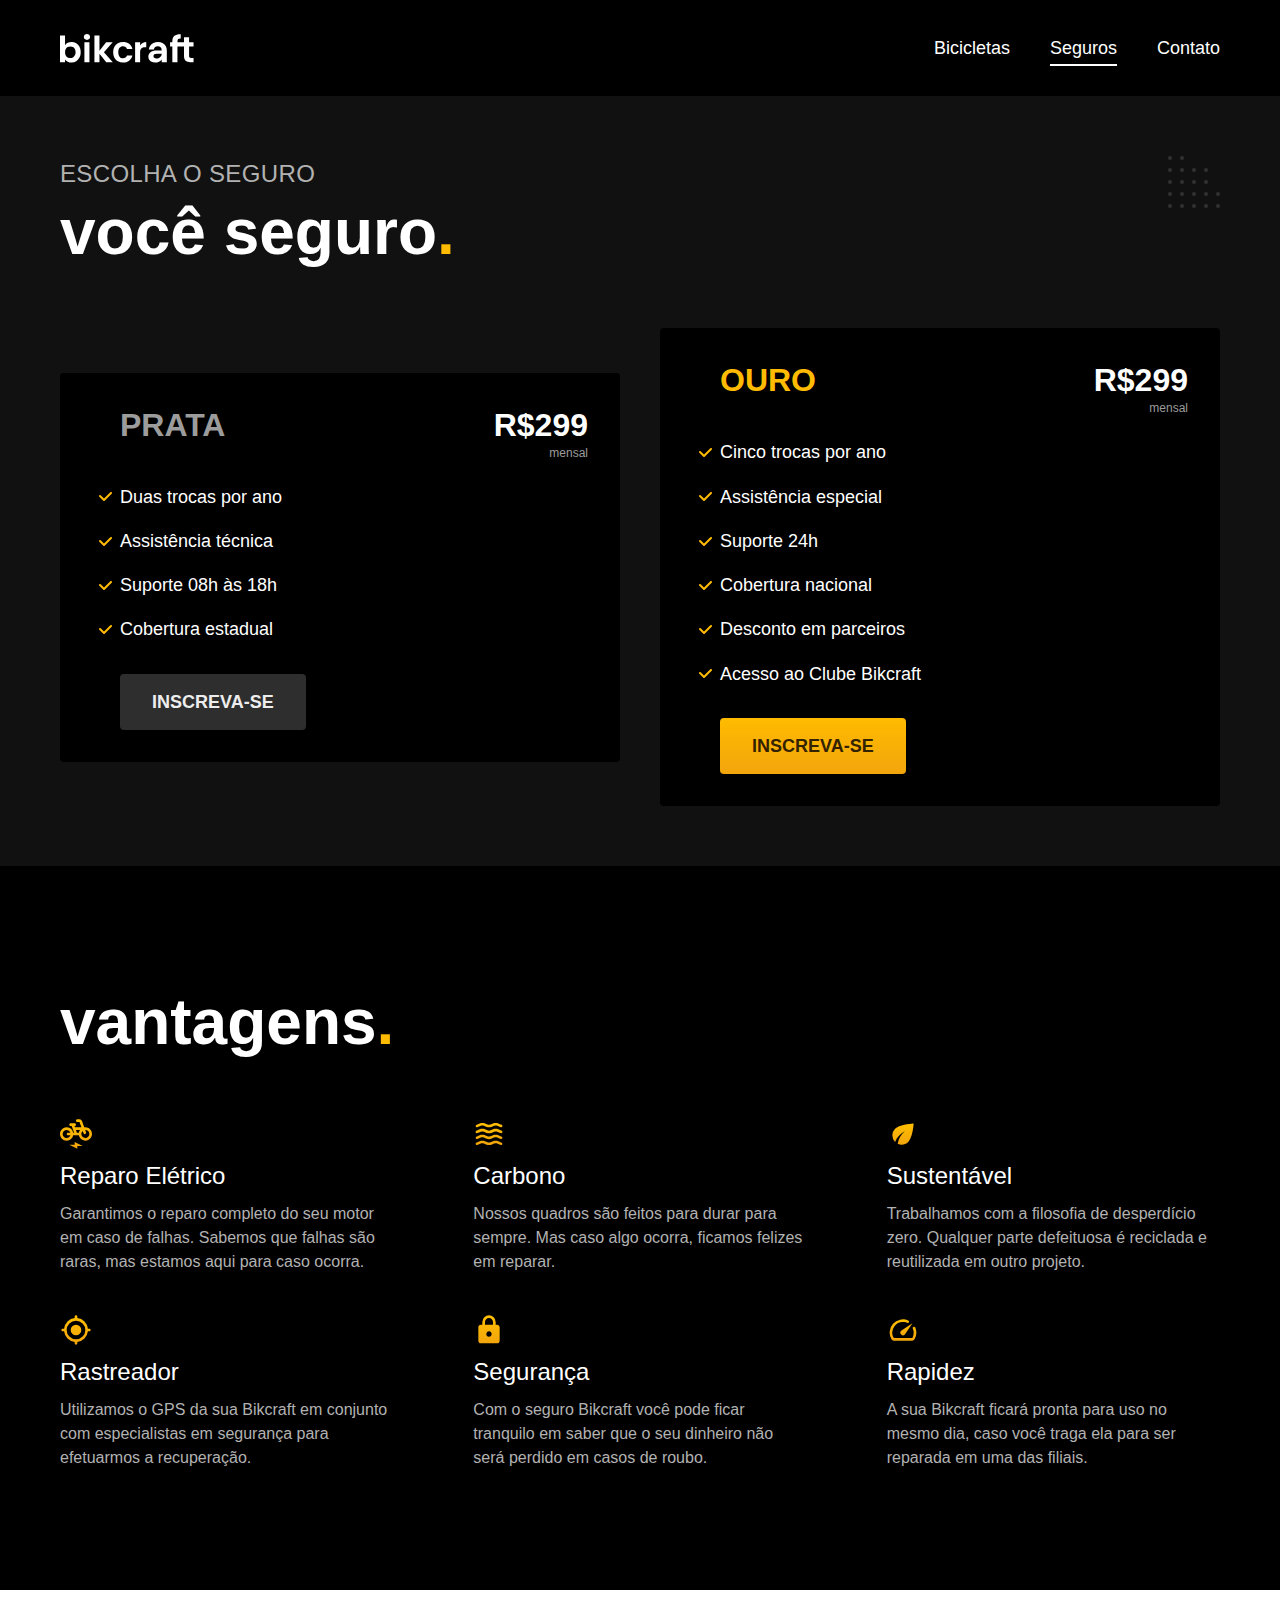
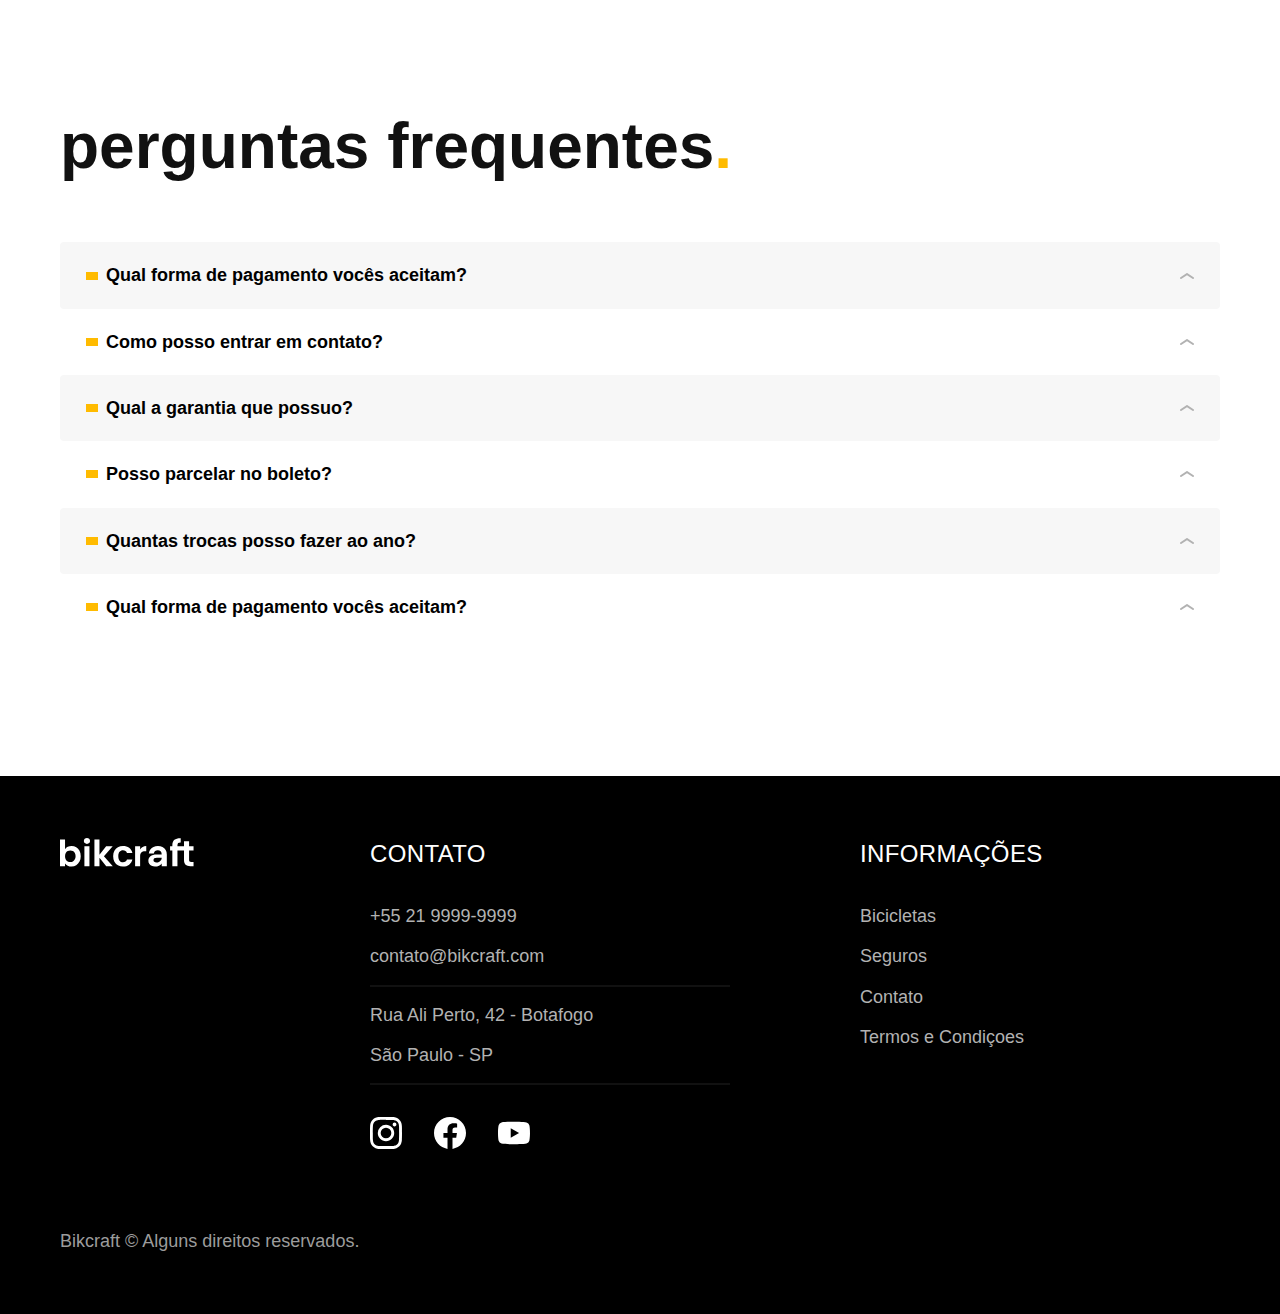
<file: seguros.html>
<html>

<head>
  <title>Seguros | Bikcraft</title>
  <meta charset="utf-8">

  <meta name="viewport" content="width=device-width, initial-scale=1.0">

  <meta name="description" content="Bicicletas elétricas de alta precisão e qualidade, feitas sob medida para você. Explore o mundo na sua velocidade com a Bikcraft.">

  <link rel="icon" href="./favicon.svg" type="image/svg+xml">
  <link rel="preload" href="/css/style.min.css" as="style">
  <link rel="stylesheet" href="./css/style.min.css">

  <!-- <link rel="preconnect" href="https://fonts.googleapis.com">
  <link rel="preconnect" href="https://fonts.gstatic.com" crossorigin>
  <link href="https://fonts.googleapis.com/css2?family=Poppins:wght@400;600&family=Roboto:wght@400;500&display=swap" rel="stylesheet"> -->

</head>

<body id="seguros">
  <header class="header-bg">
    <div class="header container">
      <a href="../index.html">
        <img src="./img/bikcraft.svg" alt="bikcraft">
      </a>

      <nav aria-label="primaria">
        <ul class="header-menu font-1-m cor-0">
          <li><a href="./bicicletas.html">Bicicletas</a></li>
          <li><a href="./seguros.html">Seguros</a></li>
          <li><a href="./contato.html">Contato</a></li>
        </ul>
      </nav>
    </div>
  </header>

  <main class="seguros-bg">
    <div class="titulo-bg">
      <div class="titulo container">
        <p class="font-2-l-b cor-5">escolha o seguro</p>
        <h1 class="font-1-xxl cor-0">você seguro<span class="cor-p1">.</span></h1>
      </div>
    </div>


    <div class="seguros container">

      <div class="seguros-item fadeInLeft" data-anime="200">
        <h3 class="font-1-xl cor-6"> PRATA</h3>
        <span class="font-1-xl cor-0">R$299 <span class="font-1-xs cor-6">mensal</span></span>
        <ul class="font-2-m cor-0">
          <li>Duas trocas por ano</li>
          <li>Assistência técnica</li>
          <li>Suporte 08h às 18h</li>
          <li>Cobertura estadual</li>
        </ul>
        <a class="botao secundario" href="/orcamento.html?tipo=seguro&produto=prata">INscreva-se</a>
      </div>

      <div class="seguros-item fadeInRight " data-anime="400">
        <h3 class="font-1-xl cor-p1"> OURO</h3>
        <span class="font-1-xl cor-0">R$299 <span class="font-1-xs cor-6">mensal</span></span>
        <ul class="font-2-m cor-0">
          <li>Cinco trocas por ano</li>
          <li>Assistência especial</li>
          <li>Suporte 24h</li>
          <li>Cobertura nacional</li>
          <li>Desconto em parceiros</li>
          <li>Acesso ao Clube Bikcraft</li>
        </ul>
        <a class="botao" href="/orcamento.html?tipo=seguro&produto=ouro">INscreva-se</a>
      </div>
    </div>

  </main>

  <article class="vantagens-bg">
    <div class="vantagens container">
      <h2 class="font-1-xxl cor-0">vantagens<span class="cor-p1">.</span></h2>
      <ul>
        <li>
          <img src="./img/icones/eletrica.svg" alt="">
          <h3 class="font-1-l cor-0">Reparo Elétrico</h3>
          <p class="font-2s cor-5">Garantimos o reparo completo do seu motor em caso de falhas. Sabemos que falhas são raras, mas estamos aqui para caso ocorra.</p>
        </li>
        <li>
          <img src="./img/icones/carbono.svg" alt="">
          <h3 class="font-1-l cor-0">Carbono</h3>
          <p class="font-2s cor-5">Nossos quadros são feitos para durar para sempre. Mas caso algo ocorra, ficamos felizes em reparar.</p>
        </li>
        <li>
          <img src="./img/icones/sustentavel.svg" alt="">
          <h3 class="font-1-l cor-0">Sustentável</h3>
          <p class="font-2s cor-5">Trabalhamos com a filosofia de desperdício zero. Qualquer parte defeituosa é reciclada e reutilizada em outro projeto.</p>
        </li>
        <li>
          <img src="./img/icones/rastreador.svg" alt="">
          <h3 class="font-1-l cor-0">Rastreador</h3>
          <p class="font-2s cor-5">Utilizamos o GPS da sua Bikcraft em conjunto com especialistas em segurança para efetuarmos a recuperação.</p>
        </li>
        <li>
          <img src="./img/icones/seguro.svg" alt="">
          <h3 class="font-1-l cor-0">Segurança</h3>
          <p class="font-2s cor-5">Com o seguro Bikcraft você pode ficar tranquilo em saber que o seu dinheiro não será perdido em casos de roubo.</p>
        </li>
        <li>
          <img src="./img/icones/velocidade.svg" alt="">
          <h3 class="font-1-l cor-0">Rapidez</h3>
          <p class="font-2s cor-5">A sua Bikcraft ficará pronta para uso no mesmo dia, caso você traga ela para ser reparada em uma das filiais.</p>
        </li>
      </ul>
    </div>
  </article>

  <article class="perguntas container">
    <h2 class="font-1-xxl cor-0">perguntas frequentes<span class="cor-p1">.</span></h2>
    <dl>
      <div>
        <dt><button class="font-1-m-b " aria-controls="pergunta1" aria-expanded="false">Qual forma de pagamento vocês aceitam?</button></dt>
        <dd class="font-2s cor-9 " id="pergunta1">Aceitamos pagamentos parcelados em todos os cartões de crédito. Para pagamentos à vista também aceitarmos PIX e Boleto através do PagSeguro.</dd>
      </div>


      <div>
        <dt><button class="font-1-m-b " aria-controls="pergunta20" aria-expanded="false">Como posso entrar em contato? </button> </dt>
        <dd class="font-2s cor-9" id="pergunta20">Aceitamos pagamentos parcelados em todos os cartões de crédito. Para pagamentos à vista também aceitarmos PIX e Boleto através do PagSeguro.</dd>
      </div>


      <div>
        <dt><button class="font-1-m-b " aria-controls="pergunta3" aria-expanded="false">Qual a garantia que possuo?</button></dt>
        <dd class="font-2s cor-9" id="pergunta3">Aceitamos pagamentos parcelados em todos os cartões de crédito. Para pagamentos à vista também aceitarmos PIX e Boleto através do PagSeguro.</dd>
      </div>


      <div>
        <dt><button class="font-1-m-b " aria-controls="pergunta4" aria-expanded="false">Posso parcelar no boleto?</button></dt>
        <dd class="font-2s cor-9" id="pergunta4">Aceitamos pagamentos parcelados em todos os cartões de crédito. Para pagamentos à vista também aceitarmos PIX e Boleto através do PagSeguro.</dd>
      </div>


      <div>
        <dt><button class="font-1-m-b " aria-controls="pergunta5" aria-expanded="false">Quantas trocas posso fazer ao ano?</button></dt>
        <dd class="font-2s cor-9" id="pergunta5">Aceitamos pagamentos parcelados em todos os cartões de crédito. Para pagamentos à vista também aceitarmos PIX e Boleto através do PagSeguro.</dd>
      </div>


      <div>
        <dt><button class="font-1-m-b " aria-controls="pergunta6" aria-expanded="false">Qual forma de pagamento vocês aceitam?</button></dt>
        <dd class="font-2s cor-9" id="pergunta6">Aceitamos pagamentos parcelados em todos os cartões de crédito. Para pagamentos à vista também aceitarmos PIX e Boleto através do PagSeguro.</dd>
      </div>


    </dl>
  </article>

  <footer class="footer-bg">
    <div class="footer container">
      <img src="./img/bikcraft.svg" alt="logo">

      <div class="footer-contato">
        <h3 class="font-2-l-b cor-0">Contato</h3>
        <ul class="font-2-m cor-5">
          <li><a href="tel:13997047162">+55 21 9999-9999</a></li>
          <li><a href="email">contato@bikcraft.com</a></li>
          <li>Rua Ali Perto, 42 - Botafogo</li>
          <li>São Paulo - SP</li>
        </ul>
        <div class="footer-redes">
          <a href="./"><img src="./img/redes/instagram.svg" alt="instagran"></a>
          <a href="./"><img src="./img/redes/facebook.svg" alt="facebook"></a>
          <a href="./"><img src="./img/redes/youtube.svg" alt="youtube"></a>
        </div>

      </div>
      <div class="footer-informacoes">
        <h3 class="font-2-l-b cor-0">INFORMAÇÕES</h3>
        <nav>
          <ul class="font-1-m cor-5">
            <li><a href="./bicicletas.html">Bicicletas</a></li>
            <li><a href="./seguros.html">Seguros</a></li>
            <li><a href="./contato.html">Contato</a></li>
            <li><a href="./termos.html">Termos e Condiçoes</a></li>
          </ul>
        </nav>
      </div>
      <p class="footer-copy font-2-m cor-6">Bikcraft © Alguns direitos reservados.</p>
    </div>
  </footer>

  <script src="./js/plugins/simple-anime.js"></script>
  <script src="./js/script.js"></script>
</body>


</html>
</file>
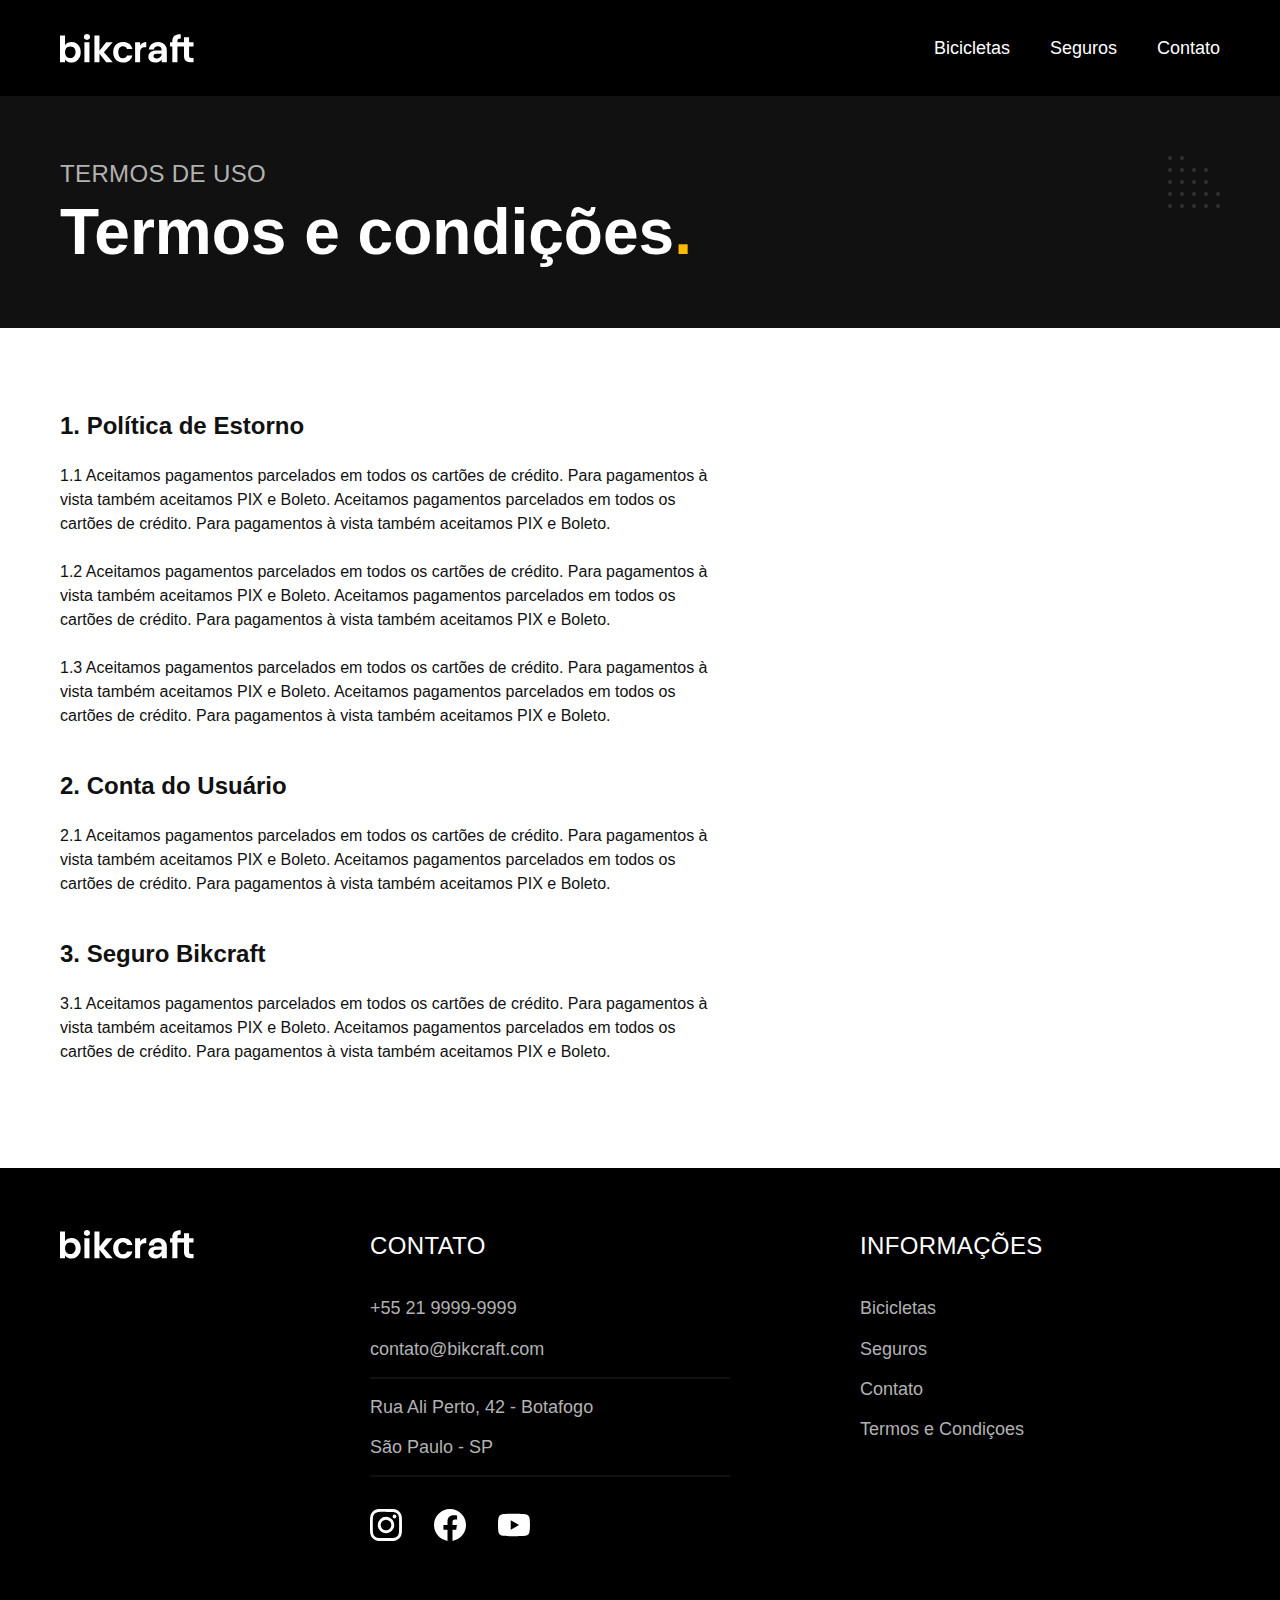
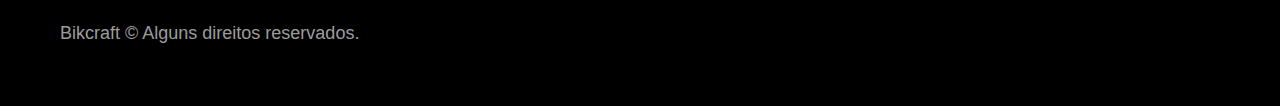
<file: termos.html>
<html>

<head>
  <title>Termos e condicoes | Bikcraft</title>
  <meta charset="utf-8">

  <meta name="viewport" content="width=device-width, initial-scale=1.0">

  <meta name="description" content="Bicicletas elétricas de alta precisão e qualidade, feitas sob medida para você. Explore o mundo na sua velocidade com a Bikcraft.">

  <link rel="preload" href="/css/style.min.css" as="style">
  <link rel="icon" href="./favicon.svg" type="image/svg+xml">
  <link rel="preload" href="/css/style.min.css" as="style">
  <link rel="stylesheet" href="./css/style.min.css">

  <!-- <link rel="preconnect" href="https://fonts.googleapis.com">
    <link rel="preconnect" href="https://fonts.gstatic.com" crossorigin>
    <link href="https://fonts.googleapis.com/css2?family=Poppins:wght@400;600&family=Roboto:wght@400;500&display=swap" rel="stylesheet"> -->

</head>

<body id="termos">
  <header class="header-bg">
    <div class="header container">
      <a href="../index.html">
        <img src="./img/bikcraft.svg" alt="bikcraft">
      </a>

      <nav aria-label="primaria">
        <ul class="header-menu font-1-m cor-0">
          <li><a href="./bicicletas.html">Bicicletas</a></li>
          <li><a href="./seguros.html">Seguros</a></li>
          <li><a href="./contato.html">Contato</a></li>
        </ul>
      </nav>
    </div>
  </header>

  <main>
    <div class="titulo-bg">
      <div class="titulo container">
        <p class="font-2-l-b cor-5">Termos de uso</p>
        <h1 class="font-1-xxl cor-0">Termos e condições<span class="cor-p1">.</span></h1>
      </div>
    </div>

    <div class="termos font-2s container">
      <h2 class="font-1-l cor-11">1. Política de Estorno</h2>
      <p>1.1 Aceitamos pagamentos parcelados em todos os cartões de crédito. Para pagamentos à vista também aceitamos PIX e Boleto. Aceitamos pagamentos parcelados em todos os cartões de crédito. Para pagamentos à vista também aceitamos PIX e Boleto.</p>

      <p> 1.2 Aceitamos pagamentos parcelados em todos os cartões de crédito. Para pagamentos à vista também aceitamos PIX e Boleto. Aceitamos pagamentos parcelados em todos os cartões de crédito. Para pagamentos à vista também aceitamos PIX e Boleto.</p>

      <p>1.3 Aceitamos pagamentos parcelados em todos os cartões de crédito. Para pagamentos à vista também aceitamos PIX e Boleto. Aceitamos pagamentos parcelados em todos os cartões de crédito. Para pagamentos à vista também aceitamos PIX e Boleto.</p>

      <h2 class="font-1-l cor-11">2. Conta do Usuário</h2>
      <p>2.1 Aceitamos pagamentos parcelados em todos os cartões de crédito. Para pagamentos à vista também aceitamos PIX e Boleto. Aceitamos pagamentos parcelados em todos os cartões de crédito. Para pagamentos à vista também aceitamos PIX e Boleto.</p>

      <h2 class="font-1-l cor-11">3. Seguro Bikcraft</h2>
      <p>3.1 Aceitamos pagamentos parcelados em todos os cartões de crédito. Para pagamentos à vista também aceitamos PIX e Boleto. Aceitamos pagamentos parcelados em todos os cartões de crédito. Para pagamentos à vista também aceitamos PIX e Boleto.</p>
    </div>
  </main>

  <footer class="footer-bg">
    <div class="footer container">
      <img src="./img/bikcraft.svg" alt="logo">

      <div class="footer-contato">
        <h3 class="font-2-l-b cor-0">Contato</h3>
        <ul class="font-2-m cor-5">
          <li><a href="tel:13997047162">+55 21 9999-9999</a></li>
          <li><a href="email">contato@bikcraft.com</a></li>
          <li>Rua Ali Perto, 42 - Botafogo</li>
          <li>São Paulo - SP</li>
        </ul>
        <div class="footer-redes">
          <a href="./"><img src="./img/redes/instagram.svg" alt="instagran"></a>
          <a href="./"><img src="./img/redes/facebook.svg" alt="facebook"></a>
          <a href="./"><img src="./img/redes/youtube.svg" alt="youtube"></a>
        </div>

      </div>
      <div class="footer-informacoes">
        <h3 class="font-2-l-b cor-0">INFORMAÇÕES</h3>
        <nav>
          <ul class="font-1-m cor-5">
            <li><a href="./bicicletas.html">Bicicletas</a></li>
            <li><a href="./seguros.html">Seguros</a></li>
            <li><a href="./contato.html">Contato</a></li>
            <li><a href="./termos.html">Termos e Condiçoes</a></li>
          </ul>
        </nav>
      </div>
      <p class="footer-copy font-2-m cor-6">Bikcraft © Alguns direitos reservados.</p>
    </div>
  </footer>

  <script src="./js/script.js"></script>
</body>


</html>
</file>
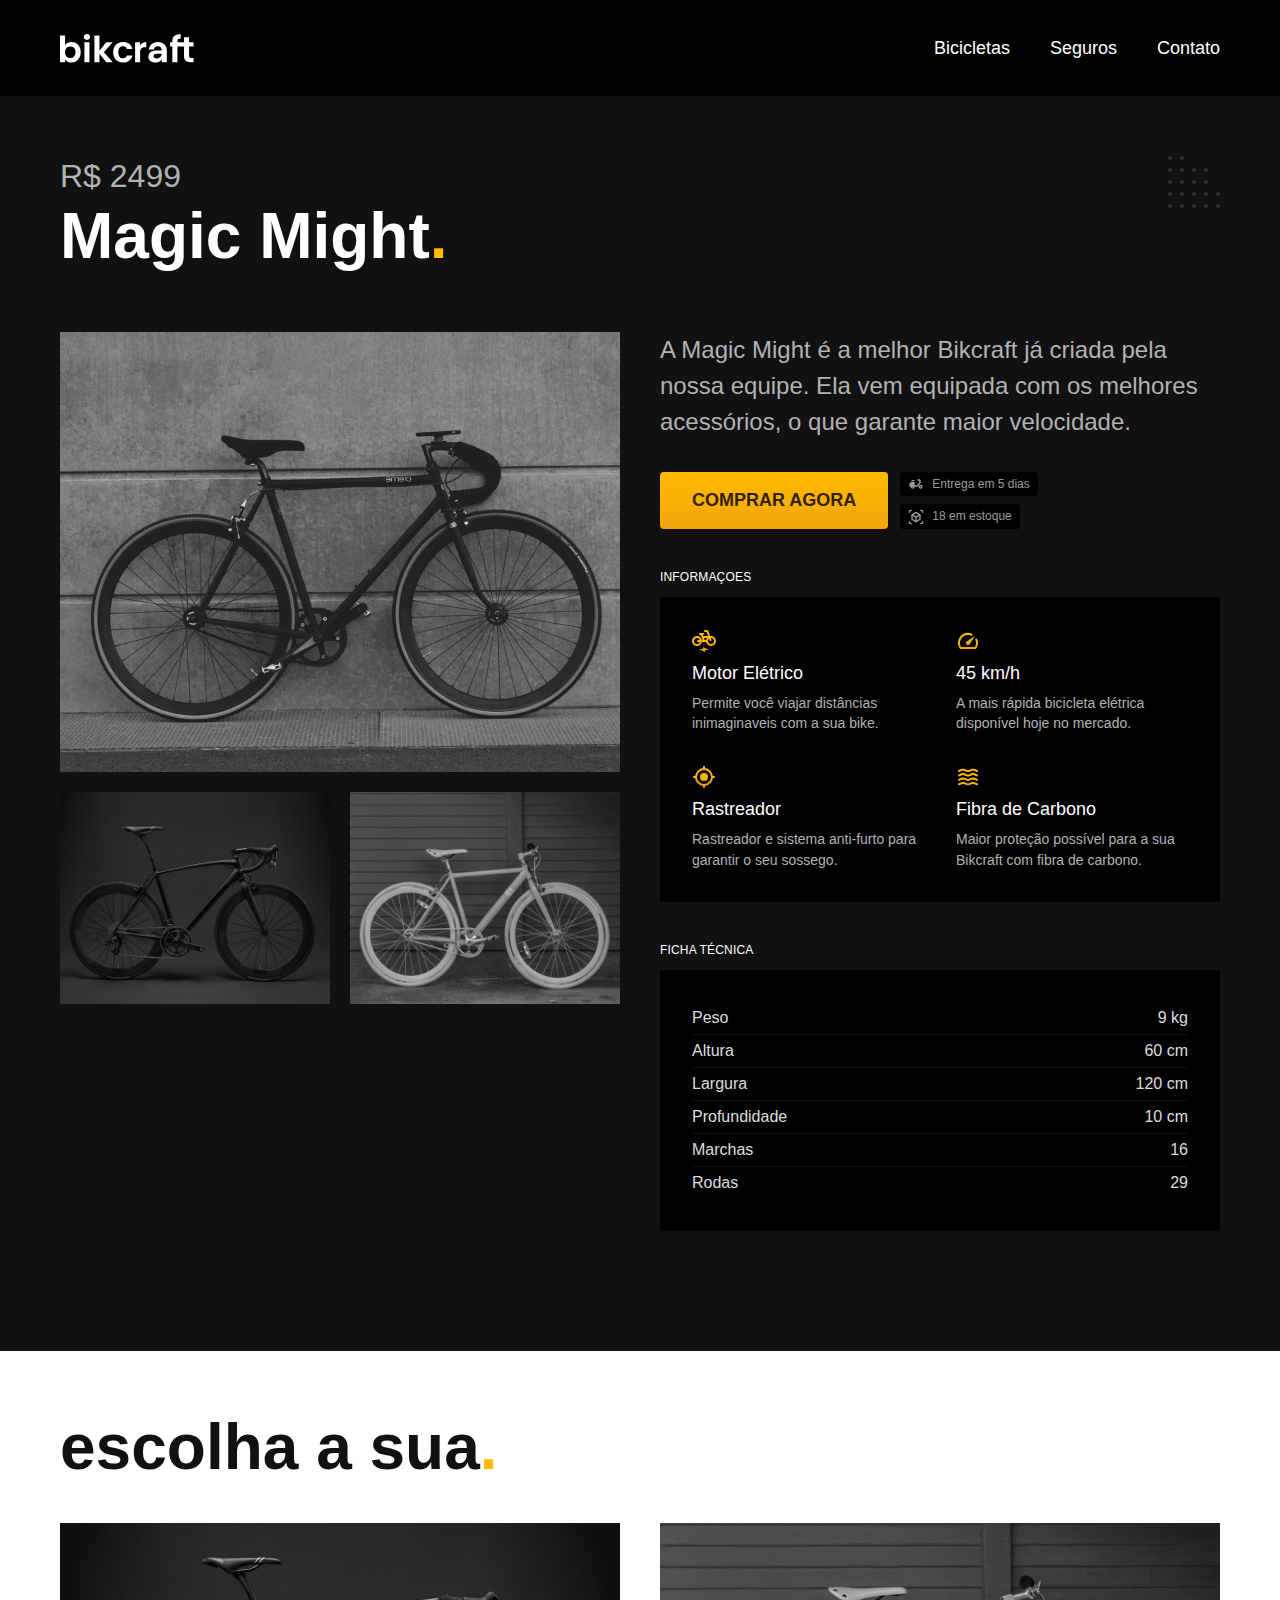
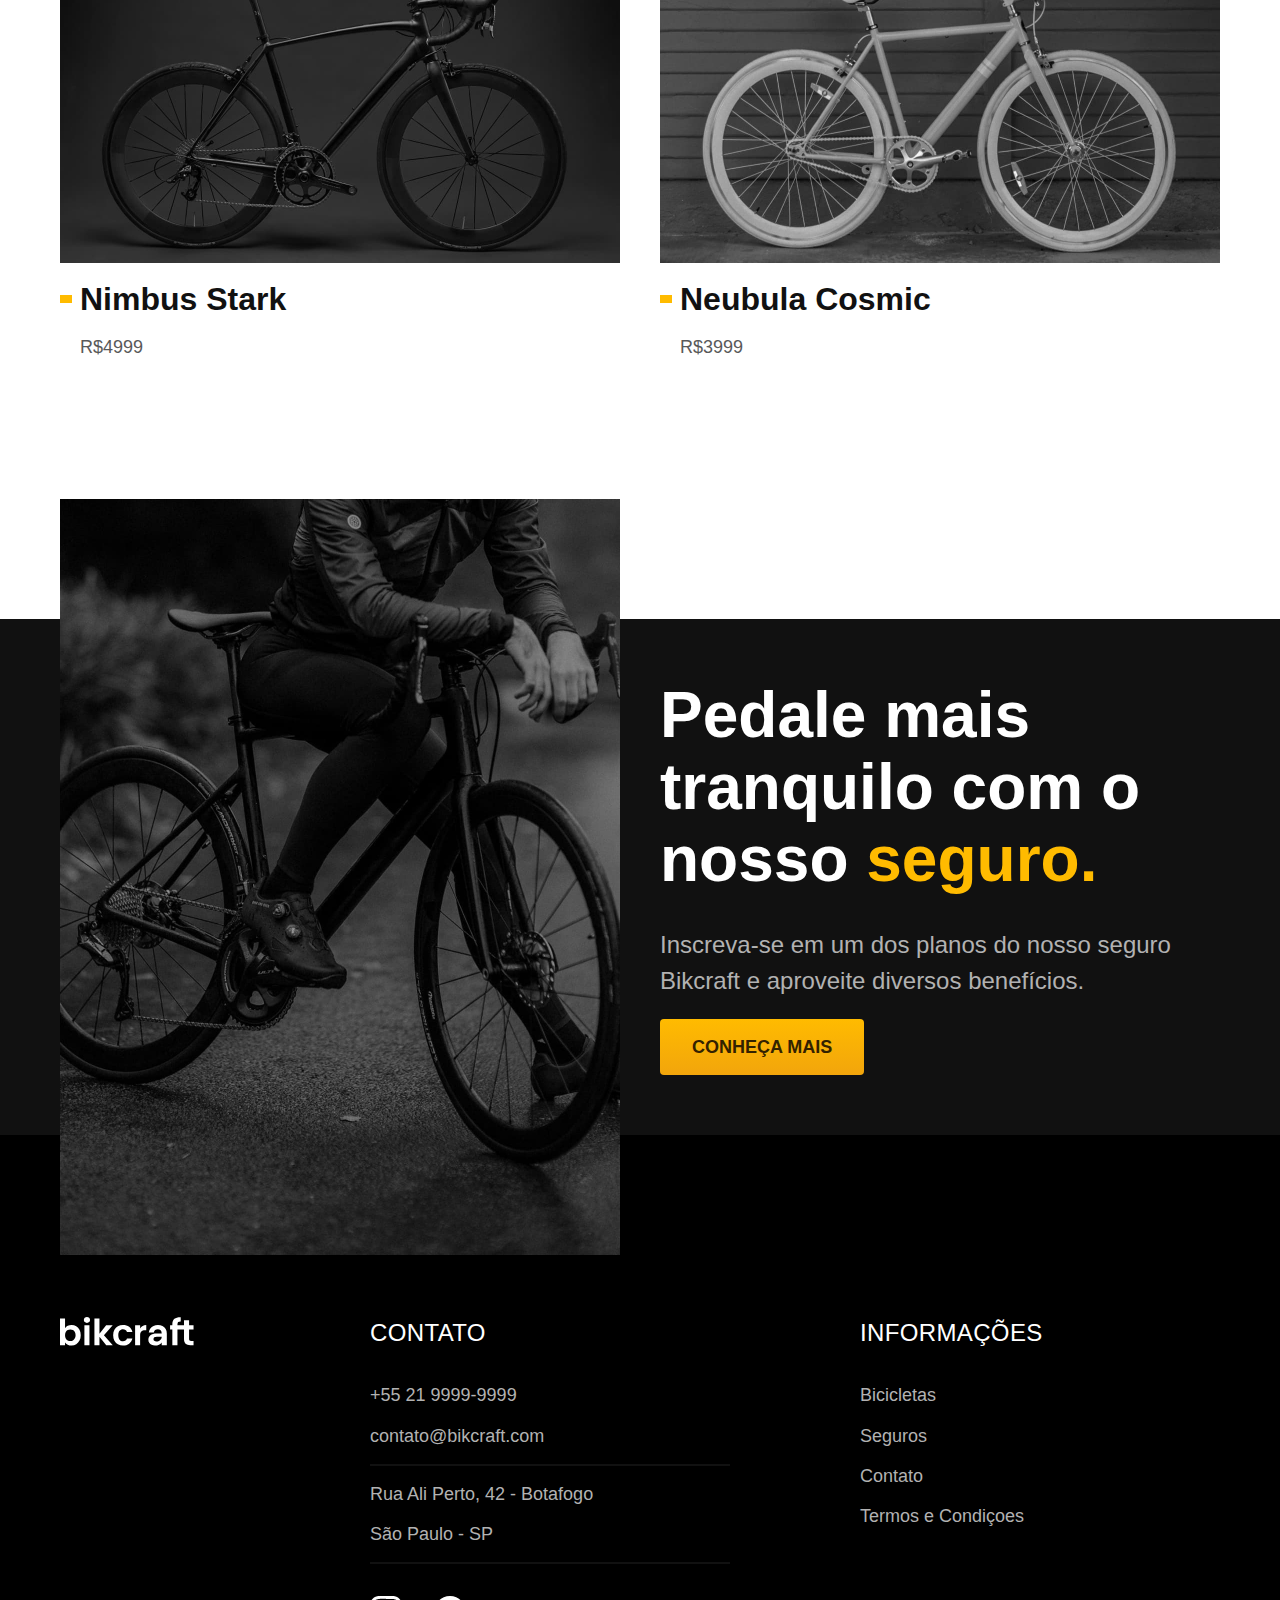
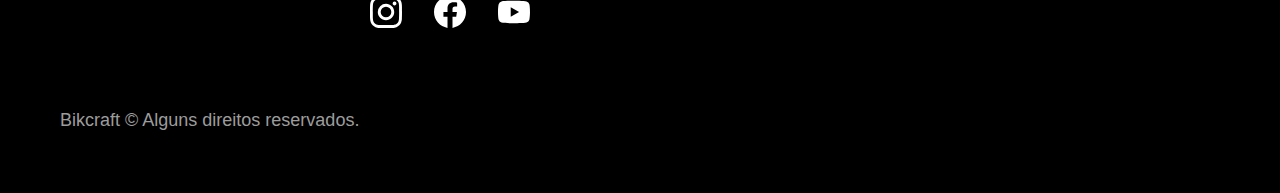
<file: bicicletas/magic.html>
<html>

<head>
  <title>Magic | Bikcraft</title>
  <meta charset="utf-8">

  <meta name="viewport" content="width=device-width, initial-scale=1.0">

  <meta name="description" content="Bicicletas elétricas de alta precisão e qualidade, feitas sob medida para você. Explore o mundo na sua velocidade com a Bikcraft.">
  <link rel="icon" href="../favicon.svg" type="image/svg+xml">
  <link rel="preload" href="../css/style.min.css" as="style">
  <link rel="stylesheet" href="../css/style.min.css">

  <!-- <link rel="preconnect" href="https://fonts.googleapis.com">
  <link rel="preconnect" href="https://fonts.gstatic.com" crossorigin>
  <link href="https://fonts.googleapis.com/css2?family=Poppins:wght@400;600&family=Roboto:wght@400;500&display=swap" rel="stylesheet"> -->

</head>

<body id="bicicleta">
  <header class="header-bg">
    <div class="header container">
      <a href="../index.html">
        <img src="../img/bikcraft.svg" alt="bikcraft">
      </a>

      <nav aria-label="primaria">
        <ul class="header-menu font-1-m cor-0">
          <li><a href="../bicicletas.html">Bicicletas</a></li>
          <li><a href="../seguros.html">Seguros</a></li>
          <li><a href="../contato.html">Contato</a></li>
        </ul>
      </nav>
    </div>
  </header>

  <main class="titulo-bg">
    <div>
      <div class="titulo container">
        <p class="font-2-xl cor-5">R$ 2499</p>
        <h1 class="font-1-xxl cor-0">Magic Might<span class="cor-p1">.</span></h1>
      </div>
    </div>

    <div class="bicicleta container">
      <div class="bicicleta-imagens">
        <img src="../img/bicicleta/nimbus2.jpg" alt="bicicleta1">
        <img src="../img/bicicleta/nimbus1.jpg" alt="bicicleta2">
        <img src="../img/bicicleta/nimbus3.jpg" alt="bicicleta3">
      </div>

      <div class="bicicleta-conteudo">
        <p class="font-2-l cor-5">A Magic Might é a melhor Bikcraft já criada pela nossa equipe. Ela vem equipada com os melhores acessórios, o que garante maior velocidade.</p>
        <div class="bicicleta-comprar">
          <a class="botao" href="../orcamento.html?tipo=bikcraft&produto=magic">Comprar Agora</a>
          <span class="font-1-xs cor-6"><img src="../img/icones/entrega.svg" alt="">Entrega em 5 dias</span>
          <span class="font-1-xs cor-6"> <img src="../img/icones/estoque.svg" alt="">18 em estoque</span>
        </div>

        <h2 class="font-1-xs cor-0">Informaçoes</h2>
        <ul class="bicicleta-informacoes">
          <li>
            <img src="../img/icones/eletrica.svg" alt="">
            <h3 class="font-1-m cor-0">Motor Elétrico</h3>
            <p class="font-2-xs cor-5">Permite você viajar distâncias inimaginaveis com a sua bike.</p>
          </li>
          <li>
            <img src="../img/icones/velocidade.svg" alt="">
            <h3 class="font-1-m cor-0">45 km/h</h3>
            <p class="font-2-xs cor-5">A mais rápida bicicleta elétrica disponível hoje no mercado.</p>
          </li>
          <li>
            <img src="../img/icones/rastreador.svg" alt="">
            <h3 class="font-1-m cor-0">Rastreador</h3>
            <p class="font-2-xs cor-5">Rastreador e sistema anti-furto para garantir o seu sossego.</p>
          </li>
          <li>
            <img src="../img/icones/carbono.svg" alt="">
            <h3 class="font-1-m cor-0">Fibra de Carbono</h3>
            <p class="font-2-xs cor-5">Maior proteção possível para a sua Bikcraft com fibra de carbono.</p>
          </li>
        </ul>
        <h2 class="font-1-xs cor-0">FICHA TÉCNICA</h2>
        <ul class="bicicleta-ficha  font-2s cor-4">
          <li>Peso<span>9 kg</span></li>
          <li>Altura<span>60 cm</span></li>
          <li>Largura<span>120 cm</span></li>
          <li>Profundidade<span>10 cm</span></li>
          <li>Marchas<span>16</span></li>
          <li>Rodas<span>29</span></li>

        </ul>
      </div>
    </div>
  </main>

  <article class="bicicletas-lista container">
    <h2 class=" font-1-xxl">escolha a sua<span class="cor-p1">.</span></h2>

    <ul>
      <li>
        <a href="./nimbus.html">
          <img src="../img/bicicletas/nimbus.jpg" alt="nimbus">
          <h3 class="font-1-xl">Nimbus Stark</h3>
          <span class="font-2-m cor-8">R$4999</span>
        </a>
      </li>

      <li>
        <a href="./nebula.html">
          <img src="../img/bicicletas/nebula.jpg" alt="magic-home">
          <h3 class="font-1-xl">Neubula Cosmic</h3>
          <span class="font-2-m cor-8">R$3999</span>
        </a>
      </li>
    </ul>
  </article>

  <article class="seguro-bg">
    <div class="seguro container">
      <div class="seguro-imagem">
        <img src="../img/fotos/seguros.jpg" alt="pessoa em cima da bike preta">
      </div>
      <div class="seguro-conteudo">
        <h2 class="font-1-xxl cor-0">Pedale mais tranquilo com o nosso <span class="cor-p1">seguro.</span></h2>
        <p class="font-2-l cor-5">Inscreva-se em um dos planos do nosso seguro Bikcraft e aproveite diversos benefícios.</p>
        <a class="botao" href="../seguros.html">Conheça Mais</a>
      </div>
    </div>
  </article>

  <footer class="footer-bg">
    <div class="footer container">
      <img src="../img/bikcraft.svg" alt="logo">

      <div class="footer-contato">
        <h3 class="font-2-l-b cor-0">Contato</h3>
        <ul class="font-2-m cor-5">
          <li><a href="tel:13997047162">+55 21 9999-9999</a></li>
          <li><a href="email">contato@bikcraft.com</a></li>
          <li>Rua Ali Perto, 42 - Botafogo</li>
          <li>São Paulo - SP</li>
        </ul>
        <div class="footer-redes">
          <a href="../"><img src="../img/redes/instagram.svg" alt="instagran"></a>
          <a href="../"><img src="../img/redes/facebook.svg" alt="facebook"></a>
          <a href="../"><img src="../img/redes/youtube.svg" alt="youtube"></a>
        </div>

      </div>
      <div class="footer-informacoes">
        <h3 class="font-2-l-b cor-0">INFORMAÇÕES</h3>
        <nav>
          <ul class="font-1-m cor-5">
            <li><a href="../bicicletas.html">Bicicletas</a></li>
            <li><a href="../seguros.html">Seguros</a></li>
            <li><a href="../contato.html">Contato</a></li>
            <li><a href="../termos.html">Termos e Condiçoes</a></li>
          </ul>
        </nav>
      </div>
      <p class="footer-copy font-2-m cor-6">Bikcraft © Alguns direitos reservados.</p>
    </div>
  </footer>
  <script src="../js/script.js"></script>
</body>

</html>
</file>
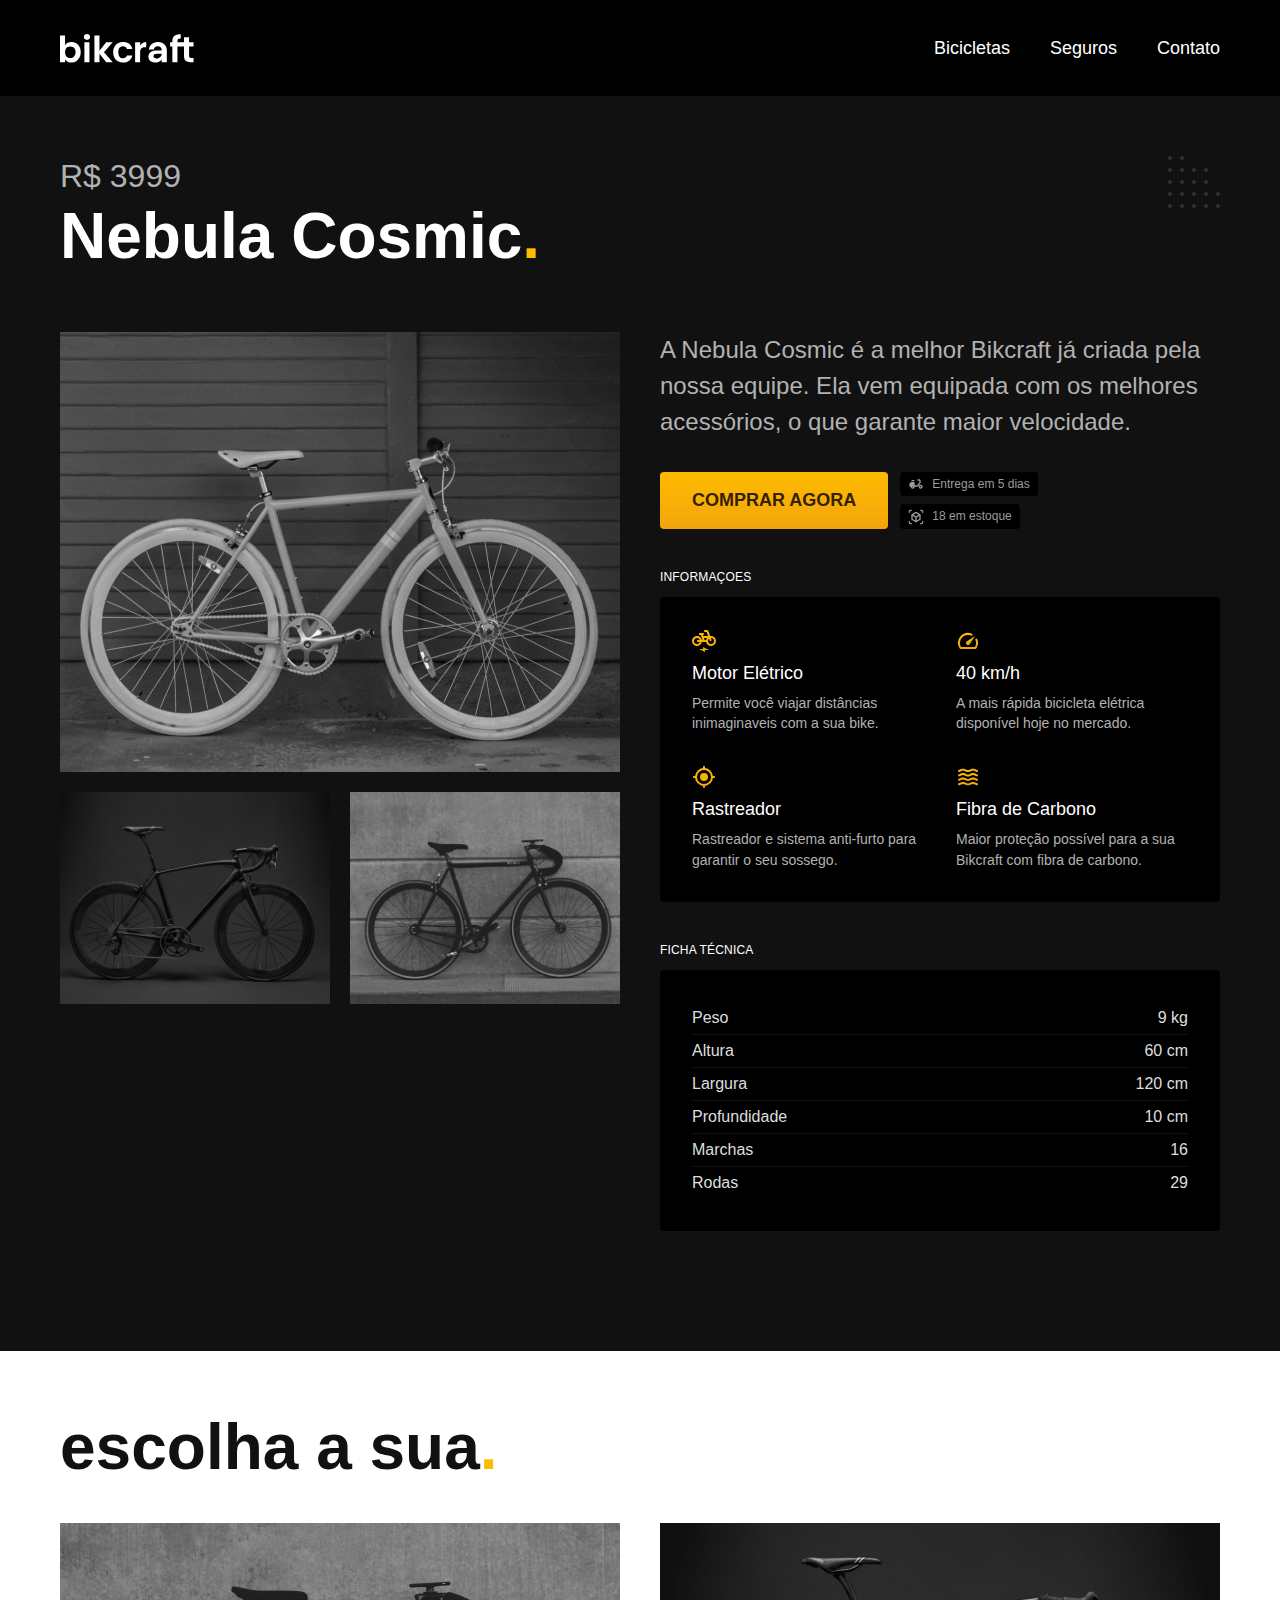
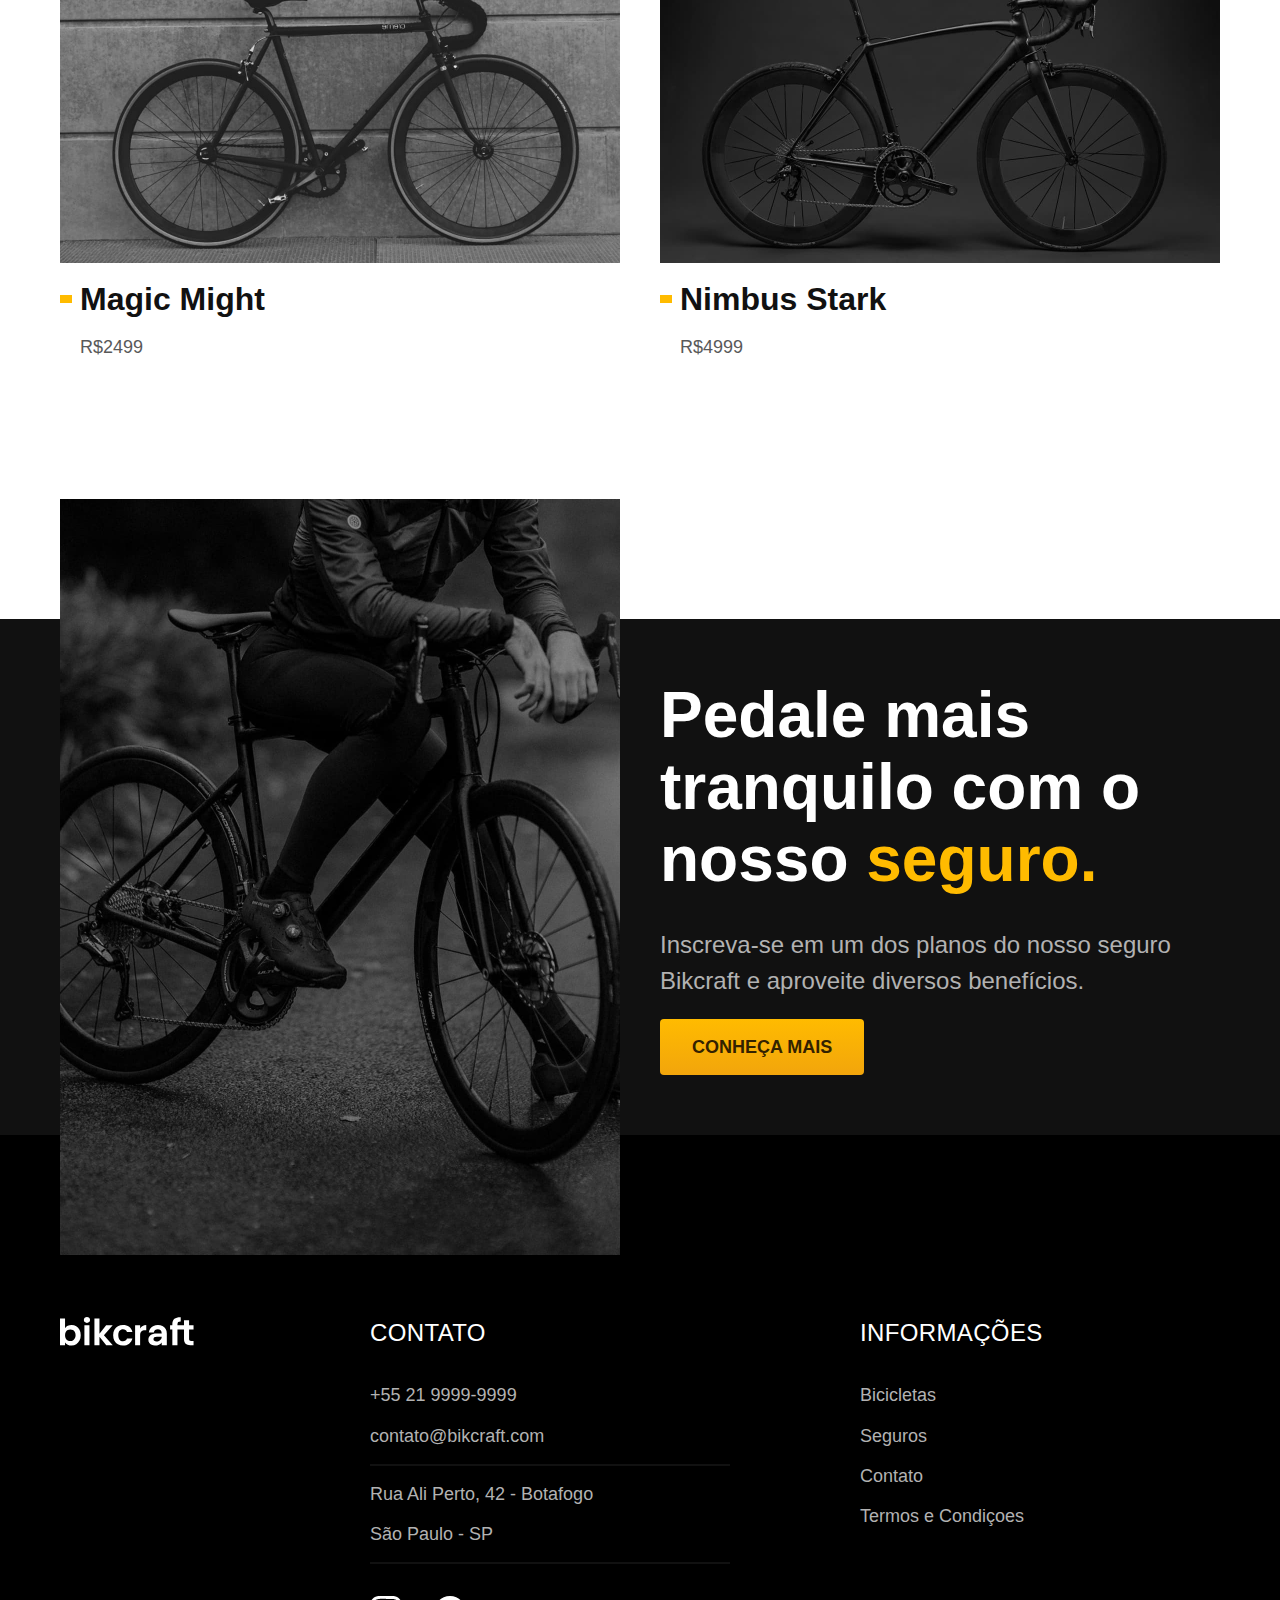
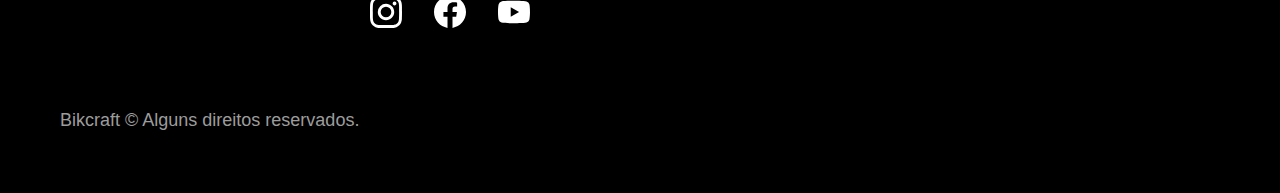
<file: bicicletas/nebula.html>
<html>

<head>
  <title>Nebula | Bikcraft</title>
  <meta charset="utf-8">

  <meta name="viewport" content="width=device-width, initial-scale=1.0">

  <meta name="description" content="Bicicletas elétricas de alta precisão e qualidade, feitas sob medida para você. Explore o mundo na sua velocidade com a Bikcraft.">
  <link rel="icon" href="../favicon.svg" type="image/svg+xml">
  <link rel="preload" href="../css/style.min.css" as="style">
  <link rel="stylesheet" href="../css/style.min.css">

  <!-- <link rel="preconnect" href="https://fonts.googleapis.com">
  <link rel="preconnect" href="https://fonts.gstatic.com" crossorigin>
  <link href="https://fonts.googleapis.com/css2?family=Poppins:wght@400;600&family=Roboto:wght@400;500&display=swap" rel="stylesheet"> -->

</head>

<body id="bicicleta">
  <header class="header-bg">
    <div class="header container">
      <a href="../index.html">
        <img src="../img/bikcraft.svg" alt="bikcraft">
      </a>

      <nav aria-label="primaria">
        <ul class="header-menu font-1-m cor-0">
          <li><a href="../bicicletas.html">Bicicletas</a></li>
          <li><a href="../seguros.html">Seguros</a></li>
          <li><a href="../contato.html">Contato</a></li>
        </ul>
      </nav>
    </div>
  </header>

  <main class="titulo-bg">
    <div>
      <div class="titulo container">
        <p class="font-2-xl cor-5">R$ 3999</p>
        <h1 class="font-1-xxl cor-0">Nebula Cosmic<span class="cor-p1">.</span></h1>
      </div>
    </div>

    <div class="bicicleta container">
      <div class="bicicleta-imagens">
        <img src="../img/bicicleta/nimbus3.jpg" alt="bicicleta1">
        <img src="../img/bicicleta/nimbus1.jpg" alt="bicicleta2">
        <img src="../img/bicicleta/nimbus2.jpg" alt="bicicleta3">

      </div>

      <div class="bicicleta-conteudo">
        <p class="font-2-l cor-5">A Nebula Cosmic é a melhor Bikcraft já criada pela nossa equipe. Ela vem equipada com os melhores acessórios, o que garante maior velocidade.</p>
        <div class="bicicleta-comprar">
          <a class="botao" href="../orcamento.html?tipo=bikcraft&produto=nebula">Comprar Agora</a>
          <span class="font-1-xs cor-6"><img src="../img/icones/entrega.svg" alt="">Entrega em 5 dias</span>
          <span class="font-1-xs cor-6"> <img src="../img/icones/estoque.svg" alt="">18 em estoque</span>
        </div>

        <h2 class="font-1-xs cor-0">Informaçoes</h2>
        <ul class="bicicleta-informacoes">
          <li>
            <img src="../img/icones/eletrica.svg" alt="">
            <h3 class="font-1-m cor-0">Motor Elétrico</h3>
            <p class="font-2-xs cor-5">Permite você viajar distâncias inimaginaveis com a sua bike.</p>
          </li>
          <li>
            <img src="../img/icones/velocidade.svg" alt="">
            <h3 class="font-1-m cor-0">40 km/h</h3>
            <p class="font-2-xs cor-5">A mais rápida bicicleta elétrica disponível hoje no mercado.</p>
          </li>
          <li>
            <img src="../img/icones/rastreador.svg" alt="">
            <h3 class="font-1-m cor-0">Rastreador</h3>
            <p class="font-2-xs cor-5">Rastreador e sistema anti-furto para garantir o seu sossego.</p>
          </li>
          <li>
            <img src="../img/icones/carbono.svg" alt="">
            <h3 class="font-1-m cor-0">Fibra de Carbono</h3>
            <p class="font-2-xs cor-5">Maior proteção possível para a sua Bikcraft com fibra de carbono.</p>
          </li>
        </ul>
        <h2 class="font-1-xs cor-0">FICHA TÉCNICA</h2>
        <ul class="bicicleta-ficha  font-2s cor-4">
          <li>Peso<span>9 kg</span></li>
          <li>Altura<span>60 cm</span></li>
          <li>Largura<span>120 cm</span></li>
          <li>Profundidade<span>10 cm</span></li>
          <li>Marchas<span>16</span></li>
          <li>Rodas<span>29</span></li>

        </ul>
      </div>
    </div>
  </main>

  <article class="bicicletas-lista container">
    <h2 class=" font-1-xxl">escolha a sua<span class="cor-p1">.</span></h2>

    <ul>
      <li>
        <a href="./magic.html">
          <img src="../img/bicicletas/magic.jpg" alt="magic-home">
          <h3 class="font-1-xl">Magic Might</h3>
          <span class="font-2-m cor-8">R$2499</span>
        </a>
      </li>

      <li>
        <a href="./nimbus.html">
          <img src="../img/bicicletas/nimbus.jpg" alt="magic-home">
          <h3 class="font-1-xl">Nimbus Stark</h3>
          <span class="font-2-m cor-8">R$4999</span>
        </a>
      </li>
    </ul>
  </article>

  <article class="seguro-bg">
    <div class="seguro container">
      <div class="seguro-imagem">
        <img src="../img/fotos/seguros.jpg" alt="pessoa em cima da bike preta">
      </div>
      <div class="seguro-conteudo">
        <h2 class="font-1-xxl cor-0">Pedale mais tranquilo com o nosso <span class="cor-p1">seguro.</span></h2>
        <p class="font-2-l cor-5">Inscreva-se em um dos planos do nosso seguro Bikcraft e aproveite diversos benefícios.</p>
        <a class="botao" href="../seguros.html">Conheça Mais</a>
      </div>
    </div>
  </article>

  <footer class="footer-bg">
    <div class="footer container">
      <img src="../img/bikcraft.svg" alt="logo">

      <div class="footer-contato">
        <h3 class="font-2-l-b cor-0">Contato</h3>
        <ul class="font-2-m cor-5">
          <li><a href="tel:13997047162">+55 21 9999-9999</a></li>
          <li><a href="email">contato@bikcraft.com</a></li>
          <li>Rua Ali Perto, 42 - Botafogo</li>
          <li>São Paulo - SP</li>
        </ul>
        <div class="footer-redes">
          <a href="../"><img src="../img/redes/instagram.svg" alt="instagran"></a>
          <a href="../"><img src="../img/redes/facebook.svg" alt="facebook"></a>
          <a href="../"><img src="../img/redes/youtube.svg" alt="youtube"></a>
        </div>

      </div>
      <div class="footer-informacoes">
        <h3 class="font-2-l-b cor-0">INFORMAÇÕES</h3>
        <nav>
          <ul class="font-1-m cor-5">
            <li><a href="../bicicletas.html">Bicicletas</a></li>
            <li><a href="../seguros.html">Seguros</a></li>
            <li><a href="../contato.html">Contato</a></li>
            <li><a href="../termos.html">Termos e Condiçoes</a></li>
          </ul>
        </nav>
      </div>
      <p class="footer-copy font-2-m cor-6">Bikcraft © Alguns direitos reservados.</p>
    </div>
  </footer>
  <script src="../js/script.js"></script>
</body>

</html>
</file>
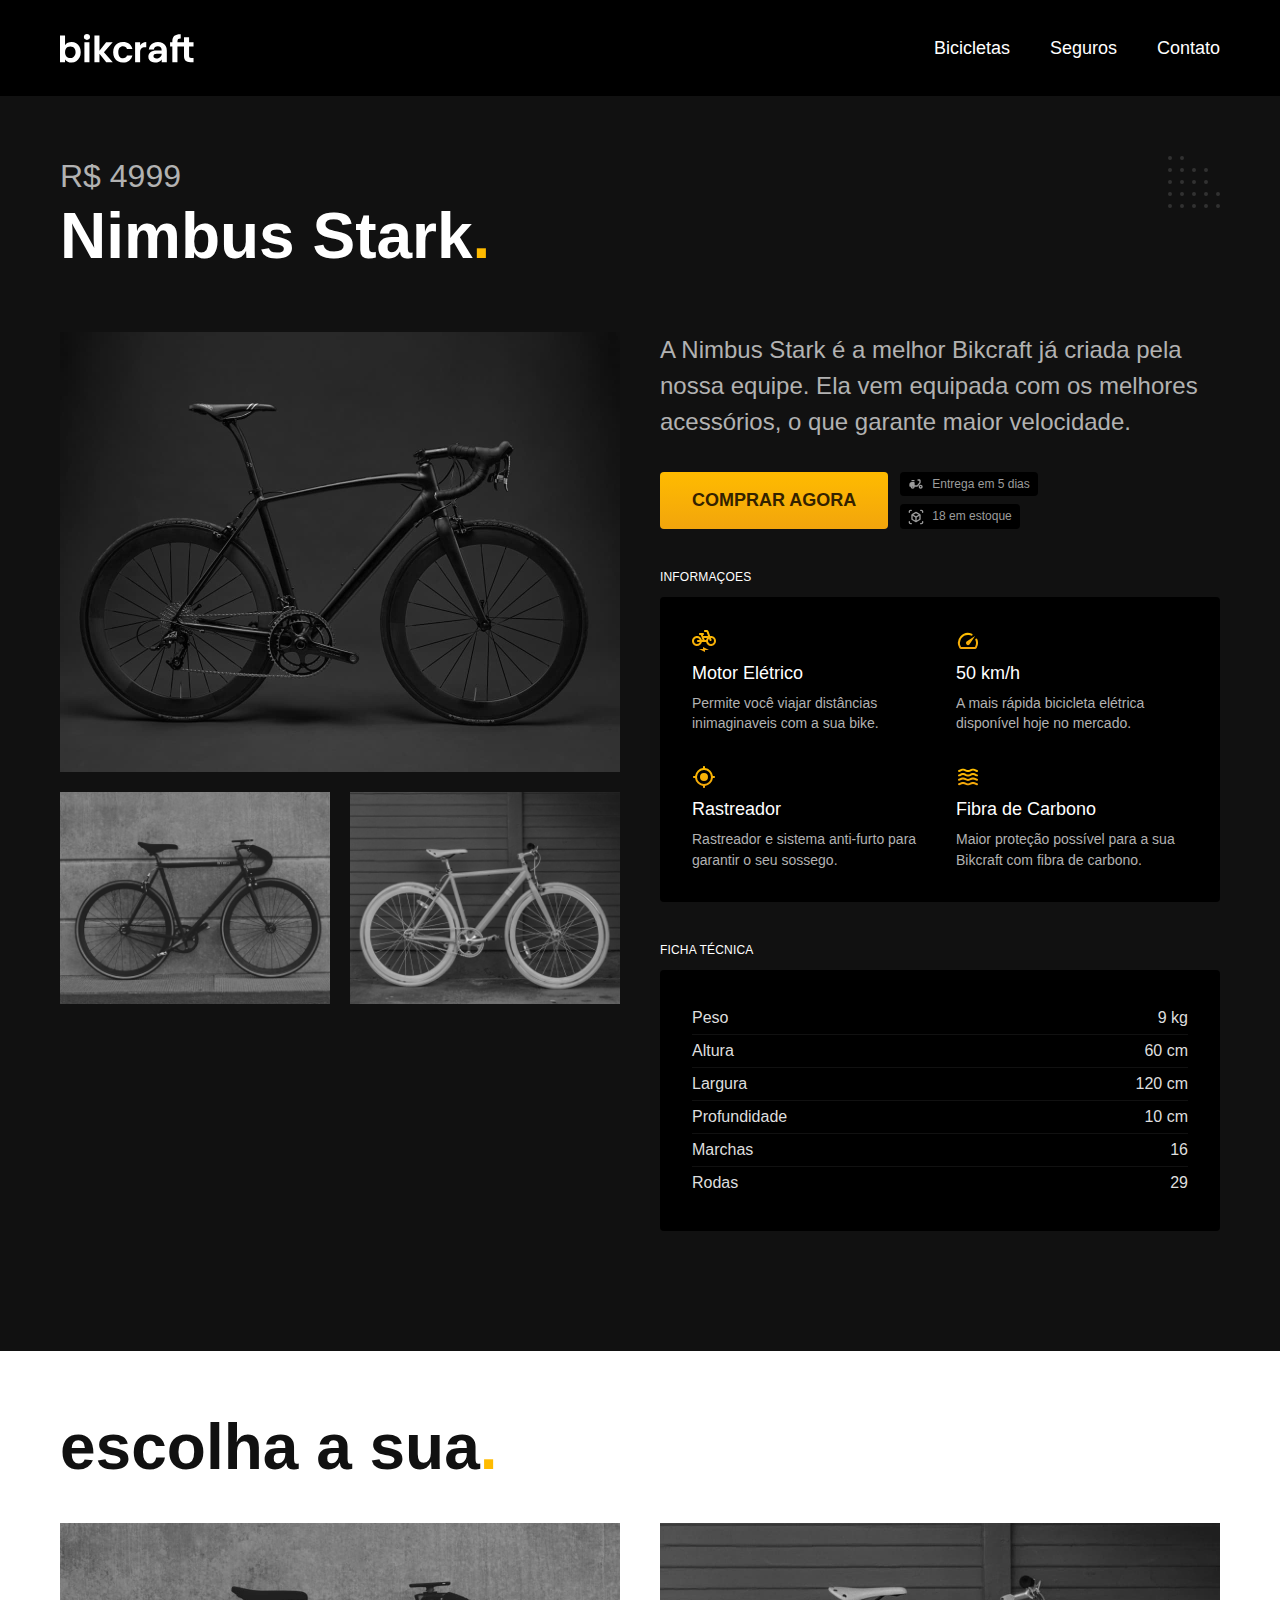
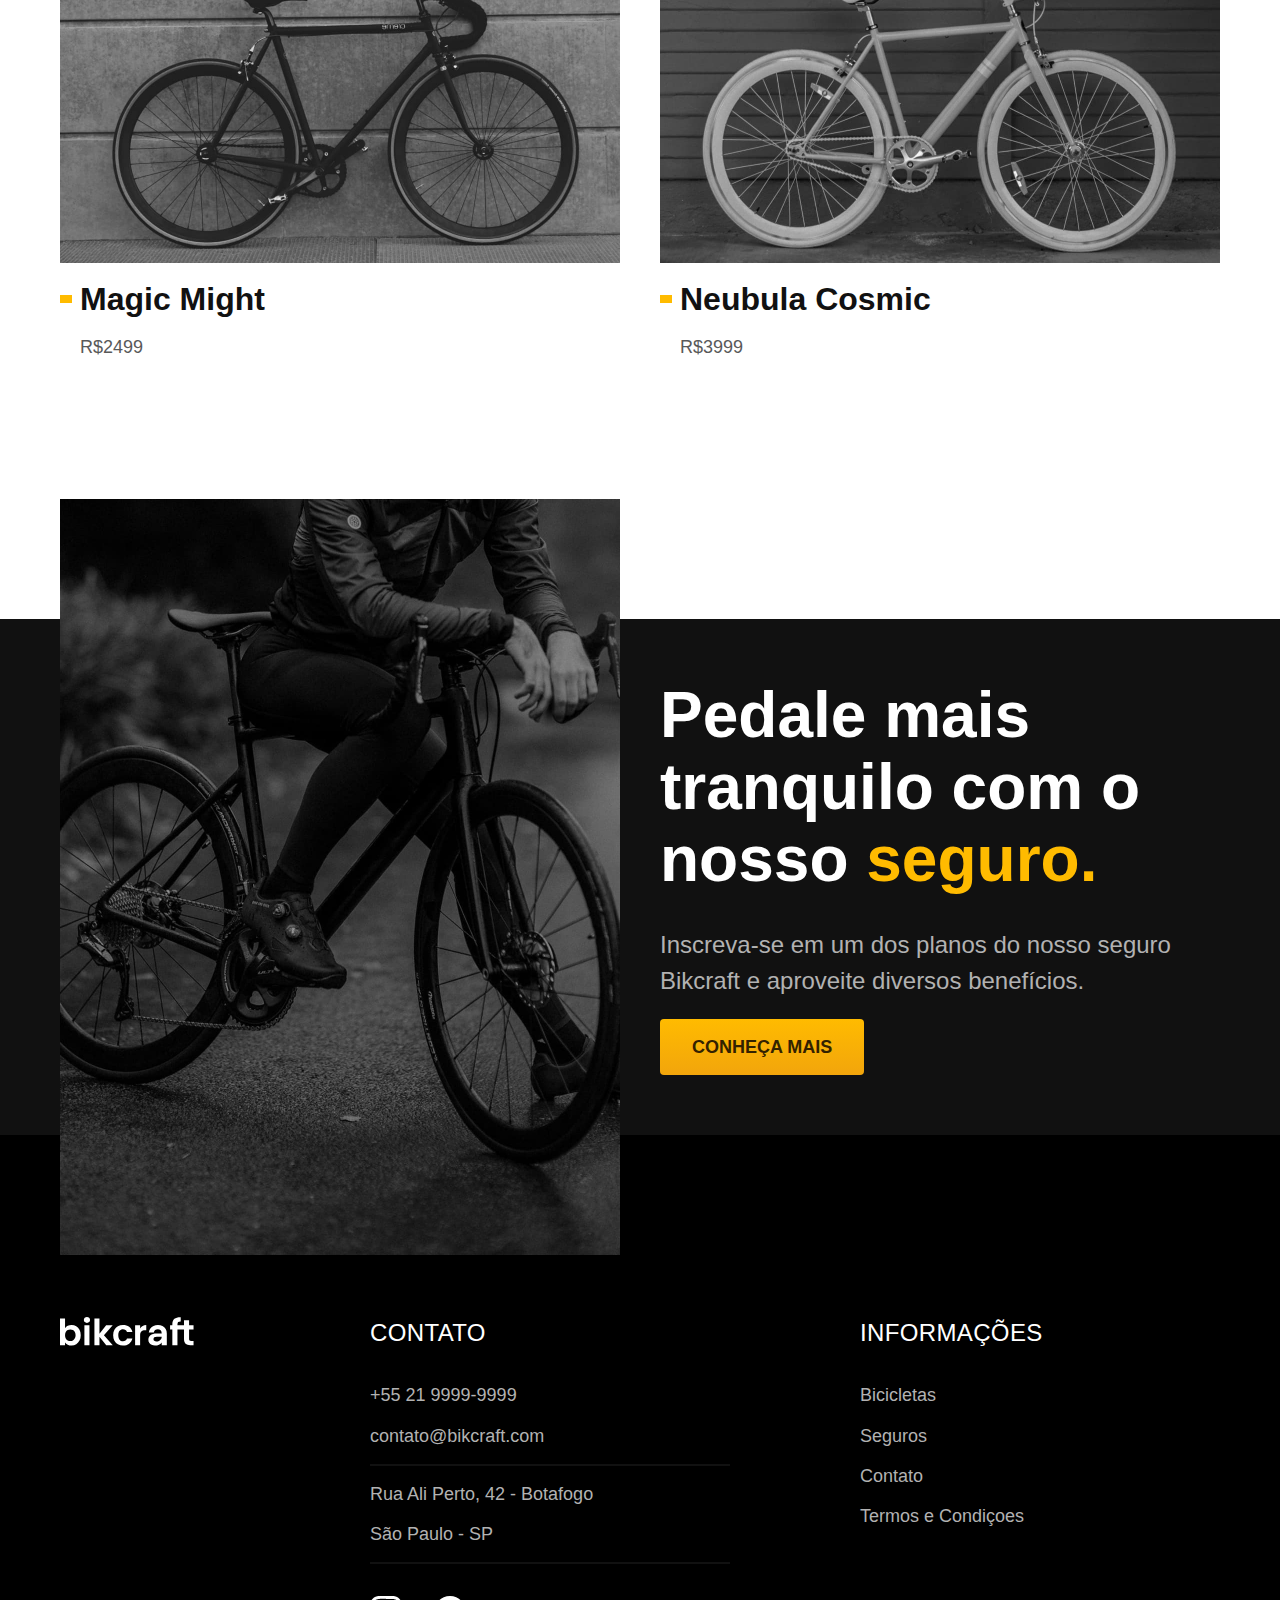
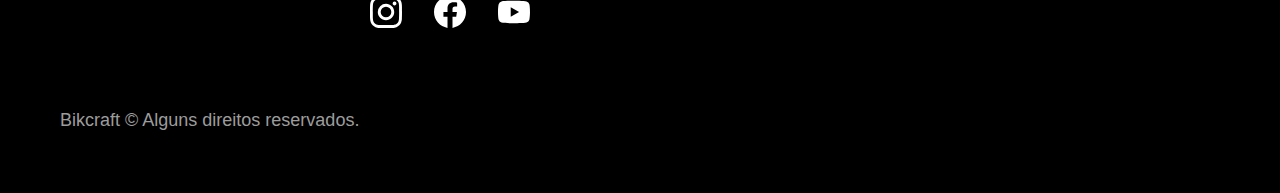
<file: bicicletas/nimbus.html>
<html>

<head>
  <title>Nimbus | Bikcraft</title>
  <meta charset="utf-8">

  <meta name="viewport" content="width=device-width, initial-scale=1.0">

  <meta name="description" content="Bicicletas elétricas de alta precisão e qualidade, feitas sob medida para você. Explore o mundo na sua velocidade com a Bikcraft.">
  <link rel="icon" href="./favicon.svg" type="image/svg+xml">
  <link rel="preload" href="../css/style.min.css" as="style">
  <link rel="stylesheet" href="../css/style.min.css">

  <!-- <link rel="preconnect" href="https://fonts.googleapis.com">
  <link rel="preconnect" href="https://fonts.gstatic.com" crossorigin>
  <link href="https://fonts.googleapis.com/css2?family=Poppins:wght@400;600&family=Roboto:wght@400;500&display=swap" rel="stylesheet"> -->

</head>

<body id="bicicleta">
  <header class="header-bg">
    <div class="header container">
      <a href="../index.html">
        <img src="../img/bikcraft.svg" alt="bikcraft">
      </a>

      <nav aria-label="primaria">
        <ul class="header-menu font-1-m cor-0">
          <li><a href="../bicicletas.html">Bicicletas</a></li>
          <li><a href="../seguros.html">Seguros</a></li>
          <li><a href="../contato.html">Contato</a></li>
        </ul>
      </nav>
    </div>
  </header>

  <main class="titulo-bg">
    <div>
      <div class="titulo container">
        <p class="font-2-xl cor-5">R$ 4999</p>
        <h1 class="font-1-xxl cor-0">Nimbus Stark<span class="cor-p1">.</span></h1>
      </div>
    </div>

    <div class="bicicleta container">
      <div class="bicicleta-imagens">
        <img src="../img/bicicleta/nimbus1.jpg" alt="bicicleta1">
        <img src="../img/bicicleta/nimbus2.jpg" alt="bicicleta2">
        <img src="../img/bicicleta/nimbus3.jpg" alt="bicicleta3">
      </div>

      <div class="bicicleta-conteudo">
        <p class="font-2-l cor-5">A Nimbus Stark é a melhor Bikcraft já criada pela nossa equipe. Ela vem equipada com os melhores acessórios, o que garante maior velocidade.</p>
        <div class="bicicleta-comprar">
          <a class="botao" href="../orcamento.html?tipo=bikcraft&produto=nimbus">Comprar Agora</a>
          <span class="font-1-xs cor-6"><img src="../img/icones/entrega.svg" alt="">Entrega em 5 dias</span>
          <span class="font-1-xs cor-6"> <img src="../img/icones/estoque.svg" alt="">18 em estoque</span>
        </div>

        <h2 class="font-1-xs cor-0">Informaçoes</h2>
        <ul class="bicicleta-informacoes">
          <li>
            <img src="../img/icones/eletrica.svg" alt="">
            <h3 class="font-1-m cor-0">Motor Elétrico</h3>
            <p class="font-2-xs cor-5">Permite você viajar distâncias inimaginaveis com a sua bike.</p>
          </li>
          <li>
            <img src="../img/icones/velocidade.svg" alt="">
            <h3 class="font-1-m cor-0">50 km/h</h3>
            <p class="font-2-xs cor-5">A mais rápida bicicleta elétrica disponível hoje no mercado.</p>
          </li>
          <li>
            <img src="../img/icones/rastreador.svg" alt="">
            <h3 class="font-1-m cor-0">Rastreador</h3>
            <p class="font-2-xs cor-5">Rastreador e sistema anti-furto para garantir o seu sossego.</p>
          </li>
          <li>
            <img src="../img/icones/carbono.svg" alt="">
            <h3 class="font-1-m cor-0">Fibra de Carbono</h3>
            <p class="font-2-xs cor-5">Maior proteção possível para a sua Bikcraft com fibra de carbono.</p>
          </li>
        </ul>
        <h2 class="font-1-xs cor-0">FICHA TÉCNICA</h2>
        <ul class="bicicleta-ficha  font-2s cor-4">
          <li>Peso<span>9 kg</span></li>
          <li>Altura<span>60 cm</span></li>
          <li>Largura<span>120 cm</span></li>
          <li>Profundidade<span>10 cm</span></li>
          <li>Marchas<span>16</span></li>
          <li>Rodas<span>29</span></li>

        </ul>
      </div>
    </div>
  </main>

  <article class="bicicletas-lista container">
    <h2 class=" font-1-xxl">escolha a sua<span class="cor-p1">.</span></h2>

    <ul>
      <li>
        <a href="./magic.html">
          <img src="../img/bicicletas/magic.jpg" alt="magic-home">
          <h3 class="font-1-xl">Magic Might</h3>
          <span class="font-2-m cor-8">R$2499</span>
        </a>
      </li>

      <li>
        <a href="./nebula.html">
          <img src="../img/bicicletas/nebula.jpg" alt="magic-home">
          <h3 class="font-1-xl">Neubula Cosmic</h3>
          <span class="font-2-m cor-8">R$3999</span>
        </a>
      </li>
    </ul>
  </article>

  <article class="seguro-bg">
    <div class="seguro container">
      <div class="seguro-imagem">
        <img src="../img/fotos/seguros.jpg" alt="pessoa em cima da bike preta">
      </div>
      <div class="seguro-conteudo">
        <h2 class="font-1-xxl cor-0">Pedale mais tranquilo com o nosso <span class="cor-p1">seguro.</span></h2>
        <p class="font-2-l cor-5">Inscreva-se em um dos planos do nosso seguro Bikcraft e aproveite diversos benefícios.</p>
        <a class="botao" href="../seguros.html">Conheça Mais</a>
      </div>
    </div>
  </article>

  <footer class="footer-bg">
    <div class="footer container">
      <img src="../img/bikcraft.svg" alt="logo">

      <div class="footer-contato">
        <h3 class="font-2-l-b cor-0">Contato</h3>
        <ul class="font-2-m cor-5">
          <li><a href="tel:13997047162">+55 21 9999-9999</a></li>
          <li><a href="email">contato@bikcraft.com</a></li>
          <li>Rua Ali Perto, 42 - Botafogo</li>
          <li>São Paulo - SP</li>
        </ul>
        <div class="footer-redes">
          <a href="../"><img src="../img/redes/instagram.svg" alt="instagran"></a>
          <a href="../"><img src="../img/redes/facebook.svg" alt="facebook"></a>
          <a href="../"><img src="../img/redes/youtube.svg" alt="youtube"></a>
        </div>

      </div>
      <div class="footer-informacoes">
        <h3 class="font-2-l-b cor-0">INFORMAÇÕES</h3>
        <nav>
          <ul class="font-1-m cor-5">
            <li><a href="../bicicletas.html">Bicicletas</a></li>
            <li><a href="../seguros.html">Seguros</a></li>
            <li><a href="../contato.html">Contato</a></li>
            <li><a href="../termos.html">Termos e Condiçoes</a></li>
          </ul>
        </nav>
      </div>
      <p class="footer-copy font-2-m cor-6">Bikcraft © Alguns direitos reservados.</p>
    </div>
  </footer>
  <script src="../js/script.js"></script>
</body>

</html>
</file>
<file: css/style.min.css>
body{margin:0;font-family:Arial,Helvetica,sans-serif;color:#111}a{text-decoration:none;color:inherit}blockquote,dd,h1,h2,h3,h4,p,ul{margin:0}img{display:block;max-width:100%}img [src$=".jpg"]{border-radius:4px}ul{padding:0;list-style:none}.font-1-xs{font:400 0.75rem/1.35 Poppins,arial}.font-2-xs{font:400 0.875rem/1.43 Roboto,arial}.font-1s{font:400 1rem/1.5 Poppins,arial}.font-2s{font:400 1rem/1.5 Roboto,arial}.font-1-m{font:400 1.125rem/1.35 Poppins,arial}.font-1-m-b{font:600 1.125rem/1.35 Poppins,arial}.font-2-m{font:500 1.125rem/1.35 Roboto,arial}.font-1-l{font:400 1.5rem/1.5 Poppins,arial}.font-2-l{font:400 1.5rem/1.5 Roboto,arial}.font-2-l-b{font:500 1.5rem/1.5 Roboto,arial;letter-spacing:.015em;text-transform:uppercase}.font-1-xl{font:600 2rem/1.25 Poppins,arial}.font-2-xl{font:500 2rem/1.25 Roboto,arial}.font-1-xxl{font:600 4rem/1.125 Poppins,arial}@media (max-width:1200px){.font-1-xxl{font-size:3rem}.font-2-l,.font-2-l-b{font-size:1.125rem}}@media (max-width:800px){.font-1-xxl{font-size:2rem}.font-1-xl,.font-2-xl{font-size:1.5rem}}:root{--cor-0:#ffffff;--cor-1:#f7f7f7;--cor-2:#ededed;--cor-3:#dedede;--cor-4:#cccccc;--cor-5:#b2b2b2;--cor-6:#9c9c9c;--cor-7:#717171;--cor-8:#595959;--cor-9:#404040;--cor-10:#2e2e2e;--cor-11:#111111;--cor-12:#000000;--cor-p1:#ffbb00;--cor-p2:#e4a30b;--cor-p3:#a66f00;--cor-p4:#664400;--cor-p5:#332200}.cor-0{color:var(--cor-0)}.cor-1{color:var(--cor-1)}.cor-2{color:var(--cor-2)}.cor-3{color:var(--cor-3)}.cor-4{color:var(--cor-3)}.cor-5{color:var(--cor-5)}.cor-6{color:var(--cor-6)}.cor-7{color:var(--cor-7)}.cor-8{color:var(--cor-8)}.cor-9{color:var(--cor-9)}.cor-10{color:var(--cor-10)}.cor-11{color:var(--cor-11)}.cor-12{color:var(--cor-12)}.cor-p1{color:var(--cor-p1)}.cor-p2{color:var(--cor-p2)}.cor-p3{color:var(--cor-p3)}.cor-p4{color:var(--cor-p4)}.cor-p5{color:var(--cor-p5)}.form{display:grid;grid-template-columns:1fr 1fr;gap:20px}.form label{display:block;font:400 1rem/1.5 Poppins,arial;margin-bottom:4px}.form .col-2{grid-column:span 2}.form input[type=email],.form input[type=text],.form textarea{font:400 1rem/1.5 Roboto,arial;background:var(--cor-1);border:1px solid var(--cor-2);padding:12px;border-radius:4px;width:100%;box-sizing:border-box}.form input[type=email]:focus,.form input[type=text]:focus,.form textarea:focus{outline:0;border-color:var(--cor-p1);background:var(--cor-0);box-shadow:0 0 0 2px #fea}.fadeInDown{transform:translate3d(0,-20px,0)}.fadeInUp{transform:translate3d(0,20px,0)}.fadeInRight{transform:translate3d(20px,0,0)}.fadeInLeft{transform:translate3d(-20px,0,0)}[data-anime]{opacity:0}.anime{opacity:1;transform:none;transition:transform .8s,opacity .8s}.header-bg{background:var(--cor-12)}.header{display:flex;flex-wrap:wrap;gap:20px;justify-content:space-between;align-items:center;padding-bottom:20px;padding-top:20px}.header-menu{display:flex;flex-wrap:wrap;gap:40px}.header-menu a{display:inline-block;padding:16px 0;position:relative}.header-menu a::after{content:"";width:0;display:block;height:2px;background:var(--cor-0);margin-top:4px;transition:.3s;position:absolute}.header-menu a.ativo::after,.header-menu a:hover::after{width:100%}@media (max-width:800px){.header-menu{gap:20px}.header-menu a{background:var(--cor-11);padding:12px 16px;border-radius:5px}.header-menu a::after{display:none}.header-menu a:hover{background-color:var(--cor-10)}}@media (max-width:600px){.header-menu{gap:12px}.header-menu a{padding:8px 12px;font-size:14px}}.footer-bg{background-color:var(--cor-12)}.footer{display:grid;grid-template-columns:3fr 5fr 4fr;gap:40px;padding-bottom:60px;padding-top:60px}.footer h3{margin-bottom:32px}.footer ul{margin-bottom:32px}.footer-contato li:nth-child(2n):after{content:"";max-width:360px;height:2px;display:block;margin-top:16px;background:var(--cor-11)}.footer li{margin-bottom:16px}.footer-redes{display:flex;gap:32px}.footer a:hover{color:var(--cor-0)}.footer-copy{margin-top:40px;grid-column:1/-1}@media (max-width:800px){.footer>img{display:none}.footer{grid-template-columns:1fr 1fr}}@media (max-width:800px){.footer{grid-template-columns:1fr;gap:60px}.footer-copy{margin-top:0}}.container{padding-right:20px;padding-left:20px;max-width:1200px;margin-left:auto;margin-right:auto;box-sizing:border-box}.botao{display:inline-block;padding:16px 32px;background:linear-gradient(#fb0,#f2a50c);border-radius:4px;box-shadow:0 1 2px rgba(0,0,0,.1);text-transform:uppercase;color:var(--cor-p5);font:600 1.125rem/1.35 Poppins,arial;max-width:max-content;border:none;cursor:pointer}.botao.secundario{background:var(--cor-10);color:var(--cor-2)}.botao.secundario:hover{background:var(--cor-9)}.botao.seta{display:flex;align-items:center}.botao.seta::after{content:"";display:inline-block;width:18px;height:10px;margin-left:12px;background:url("../img/icones/seta.svg");transition:transform .2s}.botao.seta:hover::after{transform:translateX(4px)}.botao:hover{background:linear-gradient(#ffb60d,#e59317)}@media (max-width:600px){.botao{padding:12px 16px;font-size:1rem}}.botao :hover{background:linear-gradient(#ffb60d,#e59317)}.link{display:inline-block;color:var(--cor-p1);font:500 1.5rem/1.5 Poppins,arial;text-transform:uppercase}.link::after{content:"";display:block;width:100%;height:4px;background:currentColor}.link:hover{color:var(--cor-0)}.titulo-bg{padding-top:60px;padding-bottom:60px;background:var(--cor-11)}.titulo{background:url("../img/dec/top-right.svg") no-repeat top right 20px}.titulo p{margin-bottom:4px}@media (max-width:800px){.titulo-bg{padding-top:40px;padding-bottom:40px}.titulo p{font-size:1rem;text-transform:lowercase;font-weight:400}}@media (max-width:600px){.form{grid-template-columns:1fr}.form .col-2{grid-column:1}}.introducao-bg{background:var(--cor-12) url("../img/dec/bottom-left.svg") no-repeat bottom 160px left 20px;box-shadow:inset 0 -120px #fff}.introducao{display:grid;grid-template-columns:1fr 1fr;gap:0 40px}.introducao-conteudo{align-self:end;padding-bottom:200px}.introducao img{height:100%;width:100%;object-fit:cover}.introducao h1{margin-bottom:32px}.introducao p{margin-bottom:20px}@media (max-width:800px){.introducao-bg{background:var(--cor-11);padding-top:40px;box-shadow:inset 0 -60px #fff}.introducao{grid-template-columns:1fr}.introducao img{height:300px;width:100%}.introducao-conteudo{padding-bottom:20px}.introducao h1{margin-bottom:16px}}.tecnologia-bg{background:var(--cor-11);box-shadow:inset 0 80px var(--cor-0),inset 0 -80px var(--cor-0)}.tecnologia{display:grid;grid-template-columns:1fr 1fr;gap:40px}.tecnologia-imagem img{height:100%;width:100%;object-fit:cover;object-position:left}.tecnologia-conteudo{padding-top:160px;padding-bottom:160px}.tecnologia-conteudo>span{display:block;margin-bottom:20px}.tecnologia-conteudo h2{margin-bottom:32px}.tecnologia-conteudo>p{margin-bottom:20px}.tecnologia-conteudo a{margin-bottom:80px}.tecnologia-vantagens{display:flex;gap:40px}.tecnologia-vantagens h3{margin-bottom:8px;max-width:max-content}.tecnologia-vantagens img{width:24px;margin-bottom:8px}@media (max-width:800px){.tecnologia-bg{box-shadow:initial}.tecnologia{grid-template-columns:1fr}.tecnologia-conteudo{padding-bottom:60px;padding-top:60px}.tecnologia-imagem img{display:none}.tecnologia a{margin-bottom:60px}}@media (max-width:600px){.tecnologia-vantagens{flex-direction:column}}.parceiros{padding-top:60px;padding-bottom:120px}.parceiros h2{margin-bottom:60px}.parceiros ul{padding:0 20px;max-width:1400px;display:grid;grid-template-columns:repeat(4,1fr);margin:0 auto}.parceiros li{display:flex;padding:32px;border-left:2px solid var(--cor-2)}.parceiros img{margin:auto}.parceiros li:first-child,.parceiros li:nth-child(5){border-left:none}.parceiros li:nth-child(n+5){border-top:2px solid var(--cor-2)}@media (max-width:800px){.parceiros{padding-bottom:60px}.parceiros li{display:flex;padding:20px}.parceiros h2{margin-bottom:20px}.parceiros ul{grid-template-columns:repeat(2,1fr)}.parceiros li:nth-child(n+3){border-top:2px solid var(--cor-2)}.parceiros li:nth-child(odd){border-left:none}}.depoimento{display:grid;grid-template-columns:1fr 1fr;background-color:var(--cor-p1);overflow:hidden}.depoimento img{height:100%;width:100%;object-fit:cover;border-radius:0}.depoimento-conteudo{padding:40px 40px 80px 80px;align-self:end;background:url("../img/dec/bottom-right-p.svg")}.depoimento-conteudo p{max-width:32ch;font-family:MerryWeather;font-weight:900;margin-bottom:32px;position:relative}.depoimento-conteudo p::before{content:"“";left:-50px;top:-20px}.depoimento-conteudo p::after,.depoimento-conteudo p::before{color:var(--cor-p2);font-size:5rem;position:absolute}.depoimento-conteudo p::after{content:"”"}@media (min-width:1200px){.depoimento img{max-height:520px}}@media (max-width:800px){.depoimento{grid-template-columns:1fr;text-align:center}.depoimento img{max-height:300px}.depoimento-conteudo{padding:40px 20px;justify-self:center}}.bicicletas-lista{padding-top:60px;padding-bottom:120px}.bicicletas-lista h2{margin-bottom:40px}.bicicletas-lista ul{display:flex;gap:40px;padding:0 20px 20px 20px;max-width:1400px;margin-left:auto;margin-right:auto;overflow-x:auto}#bicicleta .bicicletas-lista ul{padding:0 0 20px 0}.bicicletas-lista li{flex:1;min-width:280px}.bicicletas-lista a{display:block}.bicicletas-lista img{margin-bottom:16px}.bicicletas-lista h3{margin-bottom:16px;display:flex;align-items:center}.bicicletas-lista h3::before{content:"";background:var(--cor-p1);height:8px;width:12px;display:inline-block;margin-right:8px;transition:width .2s}.bicicletas-lista a:hover h3::before{width:24px}.bicicletas-lista li span{padding-left:20px}.bicicletas-bg{background:linear-gradient(to right,var(--cor-0) 30%,var(--cor-11) 0)}.bicicletas{display:grid;grid-template-columns:1fr 1fr;gap:40px;padding-top:60px;padding-bottom:60px;background:url("../img/dec/top-right.svg") no-repeat top 40px right 20px}.bicicletas span{grid-area:1/-1;place-self:start end;margin-top:20px;background:var(--cor-12);display:inline-block;padding:8px 18px 8px 8px;border-radius:4px 0 0 4px}.bicicletas-imagem{display:grid}.bicicletas-imagem img{grid-area:1/1}.bicicletas-conteudo{display:grid;grid-template-columns:1fr auto;align-content:start}.bicicletas-conteudo h2,.bicicletas-conteudo p{grid-column:1/-1}.bicicletas-conteudo h2{margin-bottom:20px}.bicicletas-conteudo h2::before{content:"";display:block;width:12px;height:8px;background:var(--cor-p1);margin-bottom:8px}.bicicletas p{margin-bottom:32px}.bicicletas a{place-self:end}.bicicletas li{display:flex;align-items:center}.bicicletas ul{display:grid;gap:16px}.bicicletas li+li{margin-top:16px}.bicicletas-conteudo img{width:24px;margin-right:8px}@media (max-width:800px){.bicicletas-bg{background:var(--cor-11)}.bicicletas{grid-template-columns:1fr;gap:20px;padding-top:40px;padding-bottom:40px}}@media (max-width:600px){.bicicletas-conteudo{grid-template-columns:1fr}.bicicletas ul{grid-template-columns:1fr 1fr;font-size:1rem;margin-bottom:32px}.bicicletas a{place-self:start}}.bicicleta{display:grid;grid-template-columns:1fr 1fr;align-items:start;gap:40px;padding-top:60px;padding-bottom:60px}.bicicleta-imagens{display:flex;flex-wrap:wrap;gap:20px}.bicicleta-imagens img:first-child{min-width:100%}.bicicleta-imagens img{flex:1;min-width:200px}.bicicleta-conteudo>p{margin-bottom:32px}.bicicleta-comprar{display:grid;grid-template-columns:max-content auto;align-items:center;justify-items:start;gap:8px 12px;margin-bottom:40px}.bicicleta-comprar span{display:flex;align-items:center;background-color:var(--cor-12);padding:4px 8px;border-radius:4px;gap:8px}#bicicleta .titulo p{text-transform:uppercase}.bicicleta-comprar a{grid-row:span 2}.bicicleta-conteudo h2{letter-spacing:.015em;text-transform:uppercase;margin-bottom:12px}.bicicleta-ficha,.bicicleta-informacoes{padding:32px;background-color:var(--cor-12);border-radius:4px}.bicicleta-informacoes{margin-bottom:40px;display:grid;grid-template-columns:1fr 1fr;gap:32px}.bicicleta-informacoes img{width:24px;margin-bottom:8px}.bicicleta-informacoes h3{margin-bottom:8px}.bicicleta-ficha li{padding:4px 0;display:flex;justify-content:space-between;border-bottom:1px solid var(--cor-11)}.bicicleta-ficha li:last-child{border-bottom:none}@media (max-width:800px){.bicicleta{grid-template-columns:1fr;padding-top:40px;padding-bottom:40px}.bicicleta-imagens{grid-row:2}}@media (max-width:400px){.bicicleta-informacoes{grid-template-columns:1fr}.bicicleta-comprar{grid-template-columns:1fr}}.seguro-bg{background-color:var(--cor-11);box-shadow:inset 0 120px var(--cor-0),inset 0 -120px var(--cor-12)}.seguro{display:grid;grid-template-columns:1fr 1fr;gap:40px}.seguro img{height:100%;width:100%;object-fit:cover}.seguro-conteudo{padding-top:180px;padding-bottom:180px}.seguro h2{margin-bottom:32px}.seguro p{margin-bottom:20px}@media (max-width:800px){.seguro-bg{box-shadow:inset 0 -60px var(--cor-12)}.seguro{grid-template-columns:1fr}.seguro-conteudo{grid-row:1;padding-top:40px;padding-bottom:0}}.seguros-bg{background:var(--cor-11)}.seguros{padding-bottom:60px;padding-top:60px;display:grid;grid-template-columns:1fr 1fr;gap:40px;align-items:center}#seguros .seguros{padding-top:0}.seguros h2{grid-column:1/-1}.seguros-item{background:var(--cor-12);padding:32px 32px 32px 60px;display:grid;grid-template-columns:1fr auto;border-radius:4px}.seguros-item h3{margin-bottom:40px}.seguros-item span{grid-column:2;display:block;text-align:right}.seguros-item ul{grid-column:1/-1;margin-bottom:32px}.seguros-item a{grid-column:1/-1}.seguros-item li{display:flex;align-items:center;position:relative}.seguros-item li+li{margin-top:20px}.seguros-item li::before{content:"";display:inline-block;width:13px;height:9px;background-image:url("../img/icones/lista.svg");position:absolute;left:-21px}@media (max-width:800px){.seguros{grid-template-columns:1fr}}.vantagens-bg{background:var(--cor-12)}.vantagens{padding-top:120px;padding-bottom:120px}.vantagens h2{margin-bottom:60px}.vantagens ul{display:grid;grid-template-columns:repeat(auto-fit,minmax(280px,max-content));gap:40px 80px}.vantagens h3,.vantagens img{margin-bottom:8px}@media (max-width:800px){.vantagens{padding-top:60px;padding-bottom:60px}.vantagens h2{margin-bottom:40px}.vantagens ul{gap:40px}}.perguntas h2{color:var(--cor-11);margin-bottom:60px}.perguntas{padding-top:120px;padding-bottom:120px}.perguntas dl>div{padding:20px;border-radius:4px}.perguntas dl>div:nth-child(odd){background:var(--cor-1)}.perguntas button{display:grid;grid-template-columns:auto 1fr auto;align-items:center;gap:8px;cursor:pointer;border:none;width:100%;background:0 0;text-align:left}.perguntas button::before{content:"";display:inline-block;width:12px;height:8px;background:var(--cor-p1)}.perguntas button::after{content:"";display:inline-block;width:14px;height:6px;background:url("../img/icones/seta-abrir.svg");transition:.3s}.perguntas button:hover::after,.perguntas button[aria-expanded=true]::after{transform:rotate(180deg)}.perguntas dd{display:none}.perguntas dd.ativa{display:block}.perguntas dd{padding-left:20px;padding-top:16px;max-width:80ch}@media (max-width:800px){.perguntas{padding-top:60px;padding-bottom:60px}.perguntas h2{margin-bottom:40px}}#contato{background:linear-gradient(var(--cor-11) 600px,var(--cor-1) 0)}.contato{display:grid;grid-template-columns:5fr 7fr}.contato-dados,.contato-formulario{padding:60px;box-shadow:0 1px 2px rgba(0,0,0,.1)}.contato-dados{background:var(--cor-12) url("../img/dec/bottom-left.svg") no-repeat bottom 20px left 20px;border-radius:5px 0 0 5px}.contato-formulario{background:var(--cor-0) url("../img/dec/bottom-left.svg") no-repeat bottom 20px right 20px;border-radius:0 5px 5px 0}.contato-dados h2{margin-bottom:60px}.contato-endereco{margin-bottom:32px;padding-left:28px;background:url("../img/icones/local.svg") no-repeat}.contato-endereco p{margin-bottom:8px}.contato-meios a{display:block;max-width:max-content;margin-bottom:8px;padding-left:28px}.contato-meios a:hover{color:var(--cor-0)}.contato-meios a:first-child{background:url("../img/icones/email.svg") no-repeat}.contato-meios a:nth-child(2){margin-bottom:32px}.contato-meios a:nth-child(3){background:url("../img/icones/telefone.svg") no-repeat;margin-bottom:60px}.contato-redes{display:flex;gap:32px;padding-left:28px}@media (max-width:800px){.contato{grid-template-columns:1fr}.contato-dados,.contato-formulario{padding:20px}.contato-dados{border-radius:5px 5px 0 0;background:var(--cor-12)}.contato-formulario{border-radius:0 0 5px 5px}.contato-dados h2,.contato-meios a:nth-child(3){margin-bottom:32px}.contato-redes{margin-bottom:12px}}.lojas{display:grid;grid-template-columns:1fr 1fr;gap:0 40px;padding-top:120px;padding-bottom:120px}.lojas h2{grid-column:1/-1;margin-bottom:60px}.lojas img{border-radius:4px 4px 0 0}.lojas-item{border-radius:4px;background:var(--cor-0);box-shadow:0 1px 2px rgba(0,0,0,.1)}.lojas-conteudo{display:grid;grid-template-columns:1fr 1fr;gap:32px 16px;padding:32px}.lojas-conteudo h3,.lojas-tempo{grid-column:1/-1}.loja-dados{display:grid;gap:8px;border-left:2px solid var(--cor-2);padding-left:12px}.loja-dados a{display:block}.lojas-tempo{display:flex;gap:8px;align-items:center}@media (max-width:800px){.lojas{padding-top:60px;padding-bottom:60px;gap:20px}.lojas h2{margin-bottom:32px}.lojas-conteudo{grid-template-columns:1fr}}@media (max-width:800px){.lojas{grid-template-columns:1fr}}#orcamento{background:linear-gradient(var(--cor-11) 600px,var(--cor-1) 0)}.orcamento{display:grid;grid-template-columns:5fr 7fr}.orcamento h2{text-transform:uppercase;position:relative;display:flex;align-items:center}.orcamento h2:before{content:"";display:inline-block;width:4px;height:8px;background:var(--cor-p1);position:absolute;left:-12px}.orcamento-dados,.orcamento-produtos{padding:60px;box-shadow:0 1px 2px rgba(0,0,0,.1)}.orcamento-produtos{border-radius:5px 0 0 5px;background:var(--cor-12) url("../img/dec/bottom-left.svg") no-repeat bottom 20px left 20px;display:grid;gap:20px;grid-template-columns:1fr 1fr;align-content:start}.orcamento-produtos label{font:400 1rem/1.5 Poppins,arial;color:var(--cor-4);background-color:var(--cor-10);display:grid;padding:12px 16px;border-radius:4px;cursor:pointer;grid-template-columns:auto 1fr auto;align-items:center;border:1px solid var(--cor-10)}.orcamento-produtos input:checked+label{background-color:var(--cor-0);color:var(--cor-11)}.orcamento-produtos input{opacity:0;position:absolute;pointer-events:none}.orcamento-produtos label::before{content:"";display:inline-block;box-sizing:border-box;width:12px;height:12px;border-radius:50%;border:1px solid var(--cor-6);margin-right:8px}.orcamento-produtos input:checked+label::before{box-shadow:inset 0 0 0 3px var(--cor-0),inset 0 0 0 6px var(--cor-7)}.orcamento-produtos>*{grid-column:1/-1}.orcamento-produtos>label{grid-column:initial}.orcamento-dados{border-radius:0 5px 5px 0;background:var(--cor-0) url("../img/dec/bottom-right.svg") no-repeat bottom 20px right 20px}.orcamento-produtos label:hover{background:var(--cor-9);border-color:var(--cor-9)}.orcamento-produtos input:focus+label{box-shadow:0 0 0 2px var(--cor-p1);border-color:1px solid var(--cor-12)}.orcamento-produtos label span{display:none}.orcamento-produtos input:checked+label span{display:inline-block}.orcamento-conteudo{display:none}.orcamento-conteudo h2,.orcamento-dados h2 :nth-of-type(n+2){margin-top:20px}#bikcraft:checked~#orcamento-bikcraft,#seguro:checked~#orcamento-seguro{display:grid;gap:20px}.orcamento-detalhes{background:var(--cor-0);display:none;grid-template-columns:1fr 1fr;padding:20px;border-radius:4px;align-items:center}.orcamento-detalhes li{display:flex;align-items:center;margin-bottom:8px}.orcamento-detalhes li img{width:16px;margin-right:8px}.orcamento-produtos input:checked+label+.orcamento-detalhes{display:grid}@media (max-width:1200px){.orcamento-conteudo,.orcamento-dados{padding:32px}}@media (max-width:800px){.orcamento{grid-template-columns:1fr}.orcamento-dados{border-radius:0 0 5px 5px}.orcamento-produtos{border-radius:5px 5px 0 0;background:var(--cor-12)}}@media (max-width:400px){.orcamento-produtos{grid-template-columns:1fr}}.termos{padding-bottom:80px;padding-top:80px}.termos h2{font-weight:600;margin-bottom:20px}.termos p+h2{margin-top:40px}.termos p{margin-bottom:24px;max-width:75ch}
</file>
